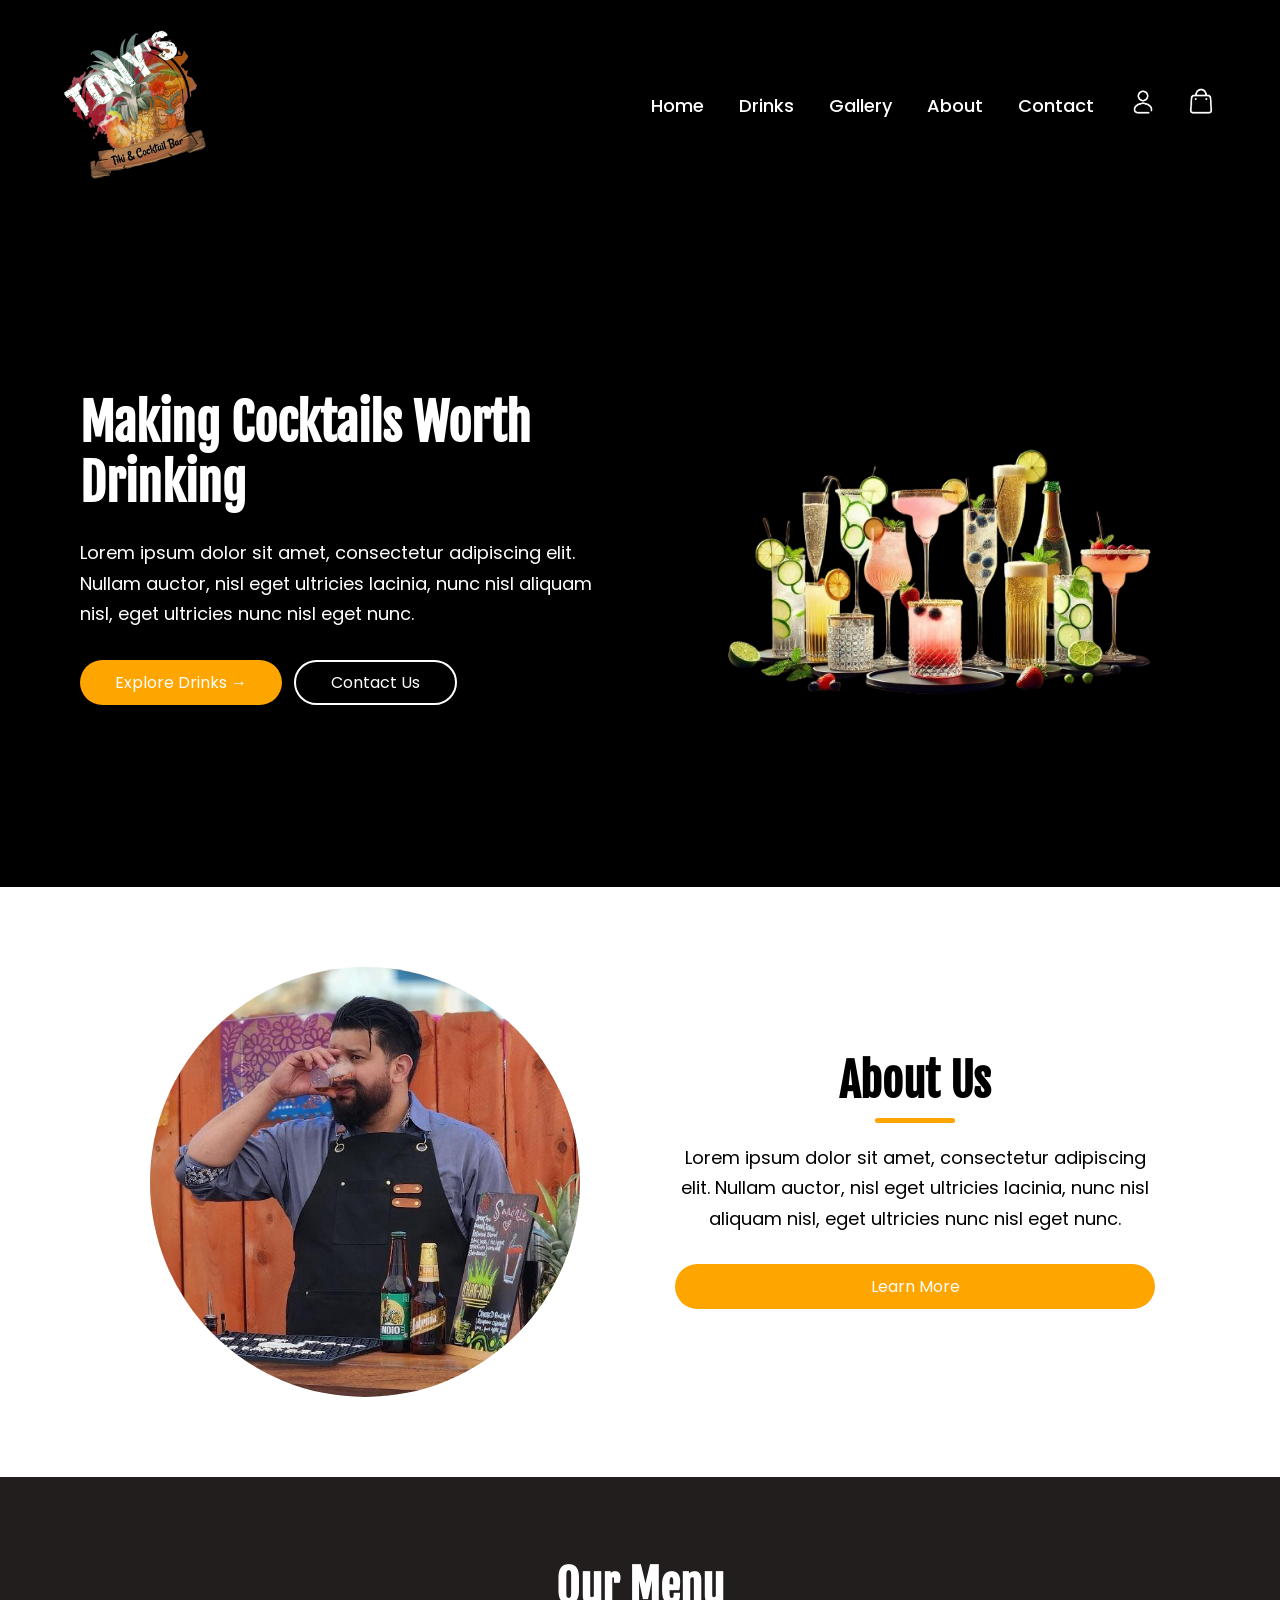
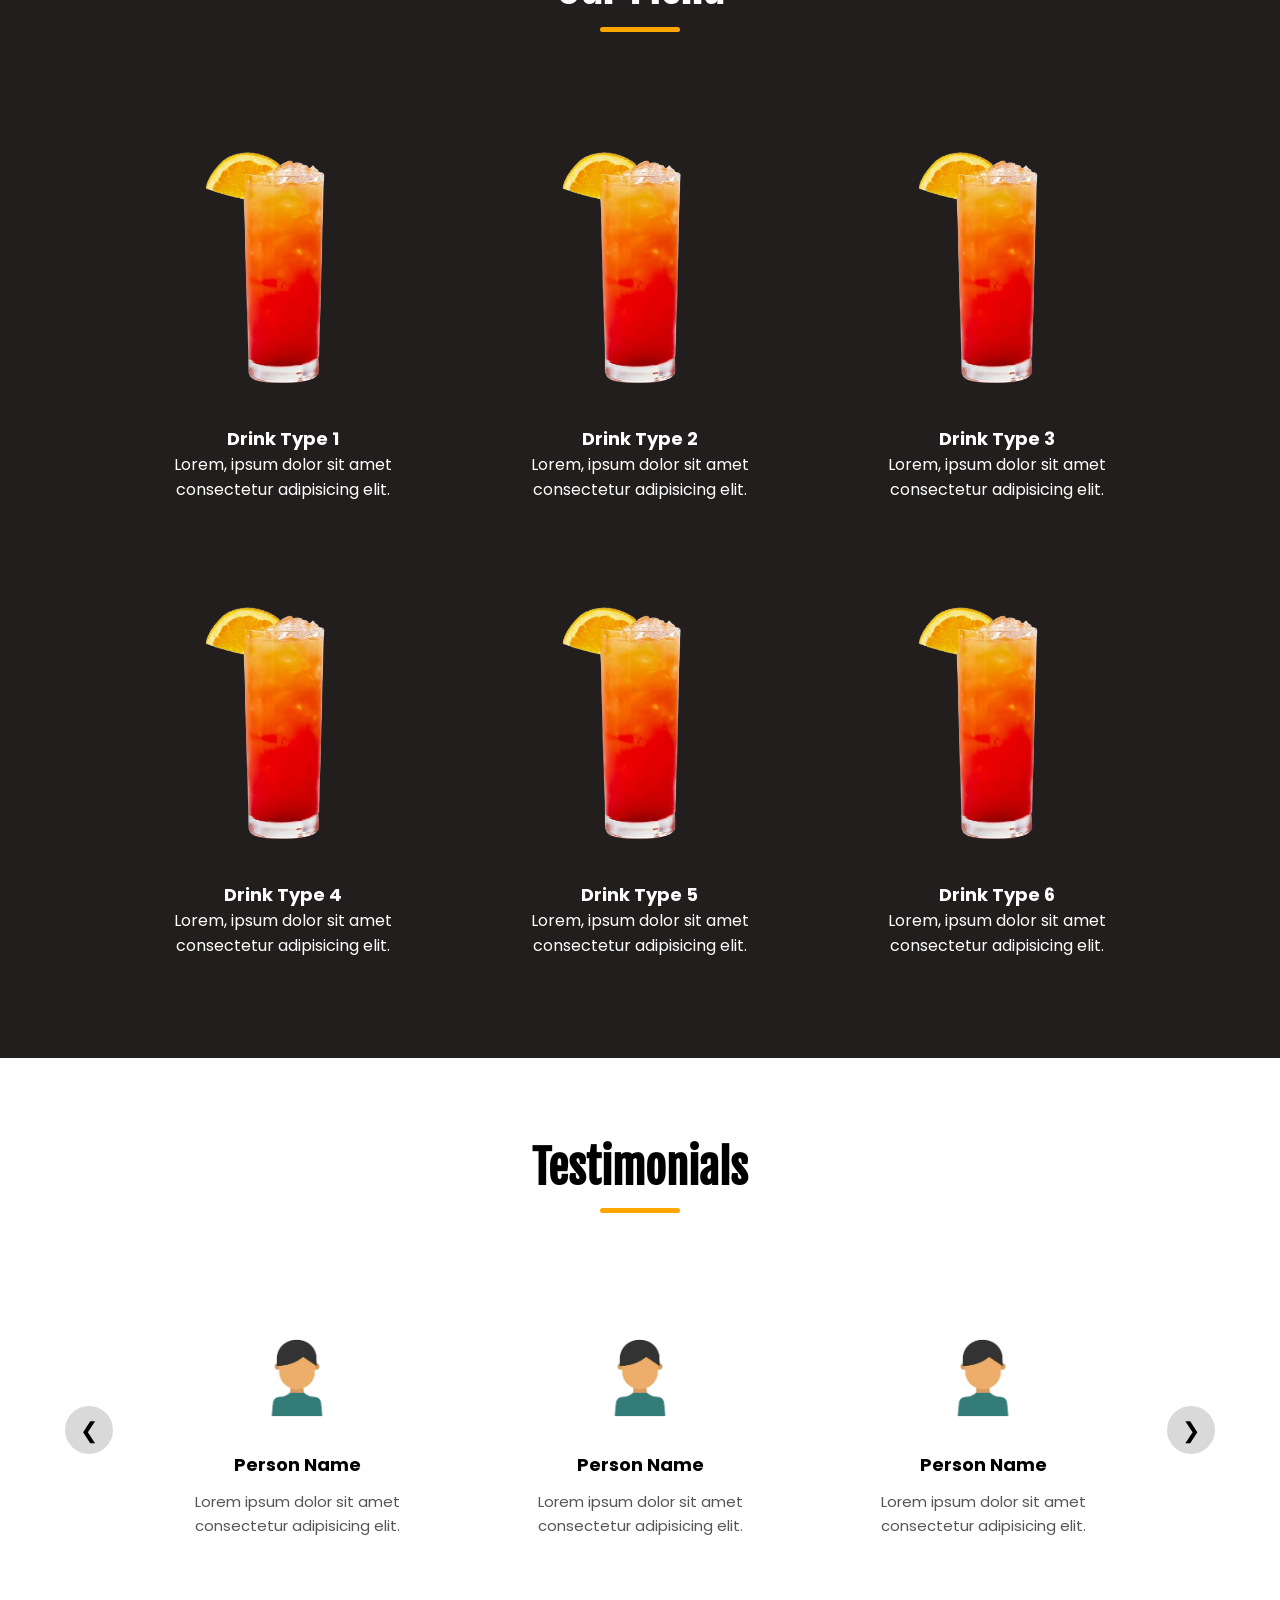
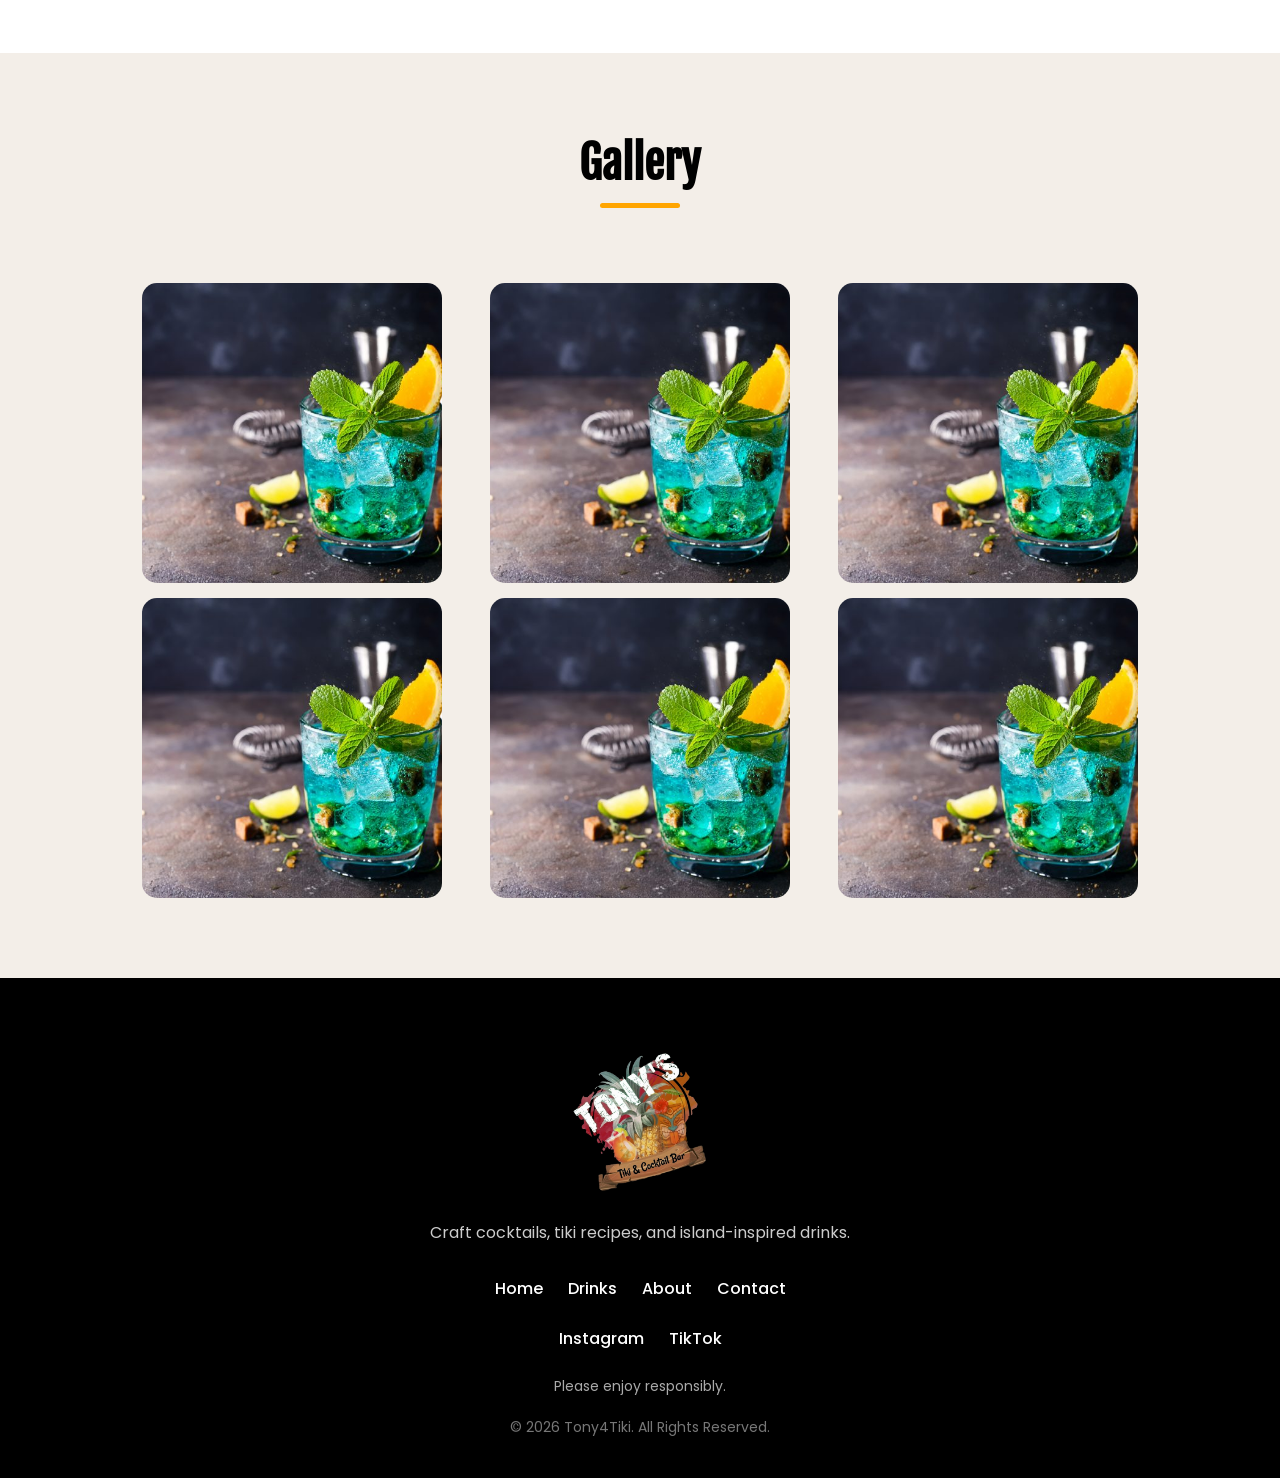
<file: index.html>
<!DOCTYPE html>
<html lang="en">
<head>
    <meta charset="UTF-8">
    <meta name="viewport" content="width=device-width, initial-scale=1.0">
    <title>Tony4Tiki | Home</title>
    <link rel="stylesheet" href="style.css">
</head>
<body>

    <!-- Header -->
    <header>
        <div class="container">
            <!-- Navigation Bar -->
            <div class="navbar">
                <div class="logo">
                    <a href="index.html"><img src="images/logo.png" width="150px"></a>
                </div>
                <nav>
                    <ul id="MenuItems">
                        <li><a href="index.html">Home</a></li>
                        <li><a href="drinks.html">Drinks</a></li>
                        <li><a href="gallery.html">Gallery</a></li>
                        <li><a href="about.html">About</a></li>
                        <li><a href="contact.html">Contact</a></li>
                    </ul>
                </nav>
                <div class="nav-icons">
                    <a href="account.html"><img src="images/profile_icon.png"></a>
                    <a href="cart.html"><img src="images/cart_icon.png"></a>
                    <img src="images/menu_icon.png" class="menu-icon" onclick="toggleMenu()">
                </div>
            </div>

            <!-- Hero Section -->
            <div class="hero">
                <div class="col-2 hero-description">
                    <h1>Making Cocktails Worth Drinking</h1>
                    <p>Lorem ipsum dolor sit amet, consectetur adipiscing elit. Nullam auctor, nisl eget ultricies lacinia, nunc nisl aliquam nisl, eget ultricies nunc nisl eget nunc.</p>
                    <div class="hero-buttons">
                        <a href="drinks.html" class="btn">Explore Drinks &#8594;</a>
                        <a href="contact.html" class="contact-btn">Contact Us</a>
                    </div>
                </div>
                <div class="col-2 hero-image">
                    <img src="images/intro.png">
                </div>
            </div>
        </div>
    </header>

    <main>
        <!-- About Section -->
        <div class="about-section">
            <div class="small-container about-container">
                <div class="col-2 about-image">
                    <img src="images/profile.jpg">
                </div>

                <div class="col-2 about-description">
                    <h2 class="title">About Us</h2>
                    <p>Lorem ipsum dolor sit amet, consectetur adipiscing elit. Nullam auctor, nisl eget ultricies lacinia, nunc nisl aliquam nisl, eget ultricies nunc nisl eget nunc.</p>
                    <a href="about.html" class="btn">Learn More</a>
                </div>
            </div>
        </div>

        <!-- Drinks Section -->
        <div class="drinks-section">
            <div class="small-container drinks-container">
                <h2 class="title">Our Menu</h2>

                <div class="drinks-grid">
                    <div class="drink-card">
                        <img src="images/drink.png">
                        <h4>Drink Type 1</h4>
                        <p>Lorem, ipsum dolor sit amet consectetur adipisicing elit.</p>
                    </div>

                    <div class="drink-card">
                        <img src="images/drink.png">
                        <h4>Drink Type 2</h4>
                        <p>Lorem, ipsum dolor sit amet consectetur adipisicing elit.</p>
                    </div>

                    <div class="drink-card">
                        <img src="images/drink.png">
                        <h4>Drink Type 3</h4>
                        <p>Lorem, ipsum dolor sit amet consectetur adipisicing elit.</p>                    
                    </div>

                    <div class="drink-card">
                        <img src="images/drink.png">
                        <h4>Drink Type 4</h4>
                        <p>Lorem, ipsum dolor sit amet consectetur adipisicing elit.</p>                    
                    </div>

                    <div class="drink-card">
                        <img src="images/drink.png">
                        <h4>Drink Type 5</h4>
                        <p>Lorem, ipsum dolor sit amet consectetur adipisicing elit.</p>                    
                    </div>

                    <div class="drink-card">
                        <img src="images/drink.png">
                        <h4>Drink Type 6</h4>
                        <p>Lorem, ipsum dolor sit amet consectetur adipisicing elit.</p>                    
                    </div>
                </div>
            </div>
        </div>

        <!-- Testimonial Section -->
        <div class="testimonial-section">
            <div class="small-container testimonial-container">
                <h2 class="title">Testimonials</h2>

                <div class="testimonial-wrapper">
                    <button class="testimonial-arrow" onclick="moveTestimonials(-1)">
                        &#10094;
                    </button>

                    <div class="testimonial-viewport">
                        <div class="testimonial-wheel" id="testimonialWheel">
                            <div class="testimonial-card">
                                <img src="images/person.jpg">
                                <h4>Person Name</h4>
                                <p>Lorem ipsum dolor sit amet consectetur adipisicing elit.</p>
                            </div>

                            <div class="testimonial-card">
                                <img src="images/person.jpg">
                                <h4>Person Name</h4>
                                <p>Lorem ipsum dolor sit amet consectetur adipisicing elit.</p>
                            </div>

                            <div class="testimonial-card">
                                <img src="images/person.jpg">
                                <h4>Person Name</h4>
                                <p>Lorem ipsum dolor sit amet consectetur adipisicing elit.</p>
                            </div>

                            <div class="testimonial-card">
                                <img src="images/person.jpg">
                                <h4>Person Name</h4>
                                <p>Lorem ipsum dolor sit amet consectetur adipisicing elit.</p>
                            </div>

                            <div class="testimonial-card">
                                <img src="images/person.jpg">
                                <h4>Person Name</h4>
                                <p>Lorem ipsum dolor sit amet consectetur adipisicing elit.</p>
                            </div>
                        </div>
                    </div>

                    <button class="testimonial-arrow" onclick="moveTestimonials(1)">
                        &#10095;
                    </button>
                </div>
            </div>
        </div>

        <!-- Gallery -->
        <div class="gallery-section">
            <div class="small-container gallery-container">
                <h2 class="title">Gallery</h2>

                <div class="gallery-grid">
                    <div class="gallery-card">
                        <img src="images/gallery.jpg">
                    </div>

                    <div class="gallery-card">
                        <img src="images/gallery.jpg">
                    </div>

                    <div class="gallery-card">
                        <img src="images/gallery.jpg">
                    </div>

                    <div class="gallery-card">
                        <img src="images/gallery.jpg">
                    </div>

                    <div class="gallery-card">
                        <img src="images/gallery.jpg">
                    </div>

                    <div class="gallery-card">
                        <img src="images/gallery.jpg">
                    </div>
                </div>
            </div>
        </div>
    </main>

    <!-- Footer -->
    <footer>
        <div class="small-container">

            <div class="footer-logo">
                <img src="images/logo.png" alt="Tony4Tiki Logo">
            </div>

            <p class="footer-description">
                Craft cocktails, tiki recipes, and island-inspired drinks.
            </p>

            <div class="footer-links">
                <a href="index.html">Home</a>
                <a href="drinks.html">Drinks</a>
                <a href="about.html">About</a>
                <a href="contact.html">Contact</a>
            </div>

            <div class="footer-socials">
                <a href="https://www.instagram.com/tony4tiki">Instagram</a>
                <a href="https://www.tiktok.com/@tony4tiki">TikTok</a>
            </div>

            <p class="footer-responsibility">
                Please enjoy responsibly.
            </p>

            <p class="footer-copyright">
                © 2026 Tony4Tiki. All Rights Reserved.
            </p>

        </div>
    </footer>
</body>
</html>

<!-- JavaScript -->
<script src="script.js"></script>
</file>
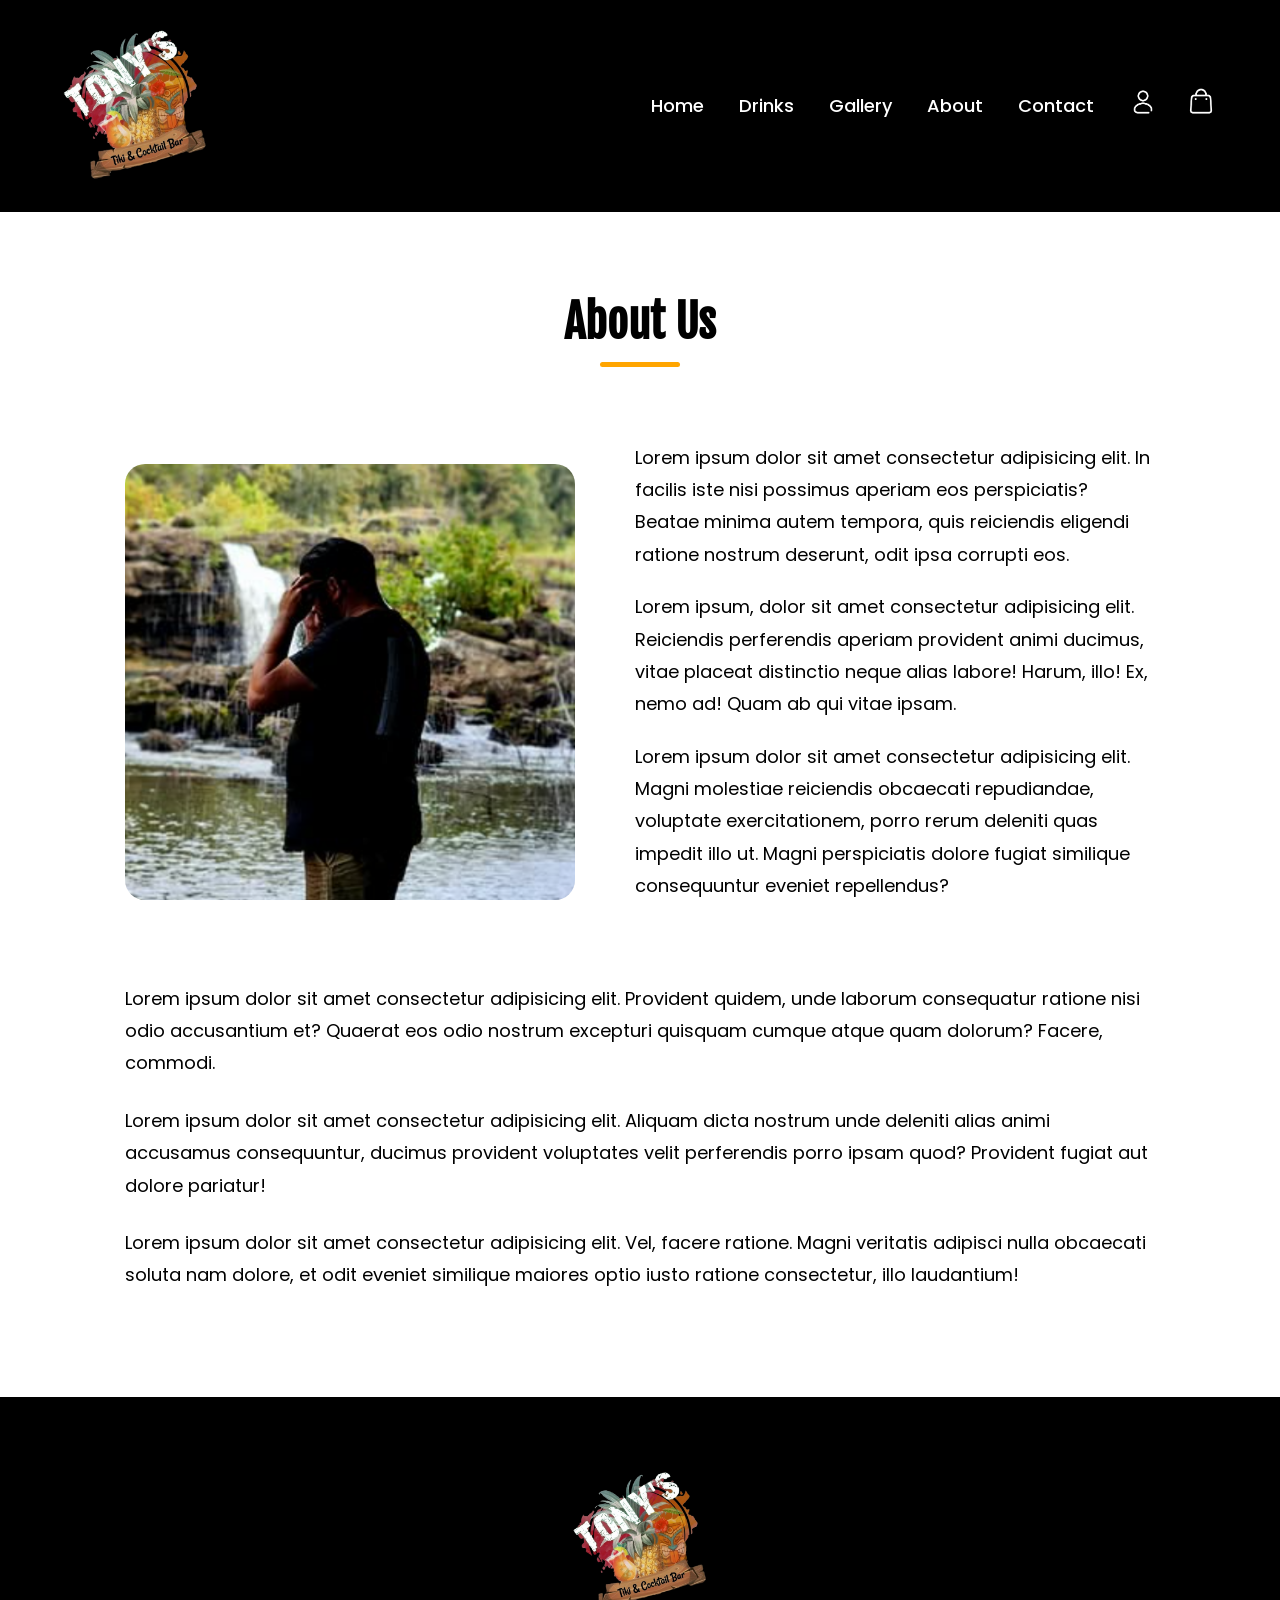
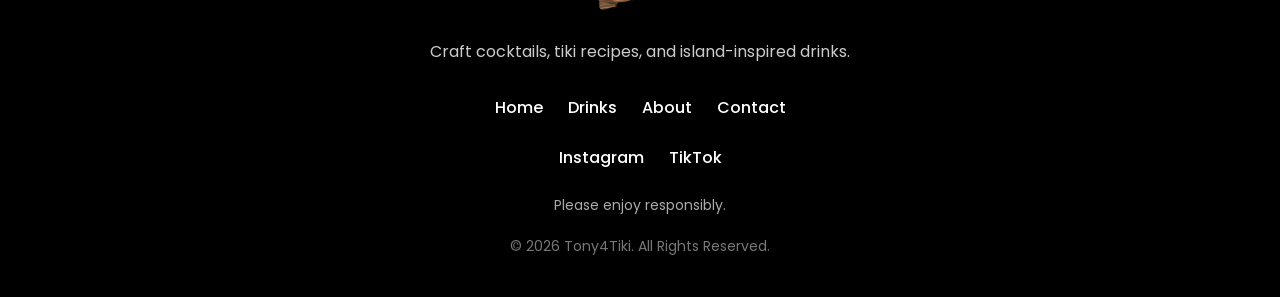
<file: about.html>
<!DOCTYPE html>
<html lang="en">
<head>
    <meta charset="UTF-8">
    <meta name="viewport" content="width=device-width, initial-scale=1.0">
    <title>Tony4Tiki | About Us</title>
    <link rel="stylesheet" href="style.css">
</head>
<body>

    <!-- Header -->
    <header>
        <div class="container">
            <!-- Navigation Bar -->
            <div class="navbar">
                <div class="logo">
                    <a href="index.html"><img src="images/logo.png" width="150px"></a>
                </div>
                <nav>
                    <ul id="MenuItems">
                        <li><a href="index.html">Home</a></li>
                        <li><a href="drinks.html">Drinks</a></li>
                        <li><a href="gallery.html">Gallery</a></li>
                        <li><a href="about.html">About</a></li>
                        <li><a href="contact.html">Contact</a></li>
                    </ul>
                </nav>
                <div class="nav-icons">
                    <a href="account.html"><img src="images/profile_icon.png"></a>
                    <a href="cart.html"><img src="images/cart_icon.png"></a>
                    <img src="images/menu_icon.png" class="menu-icon" onclick="toggleMenu()">
                </div>
            </div>
        </div>
    </header>

    <main>
        <!-- About Page -->
        <div class="about-page">
            <div class="small-container">
            <h2 class="title">About Us</h2>

            <div class="about-page-content">

                <div class="about-page-image">
                    <img src="images/about.png">
                </div>

                <div class="about-page-text">
                    <p>Lorem ipsum dolor sit amet consectetur adipisicing elit. In facilis iste nisi possimus aperiam eos perspiciatis? Beatae minima autem tempora, quis reiciendis eligendi ratione nostrum deserunt, odit ipsa corrupti eos.</p>
                    <p>Lorem ipsum, dolor sit amet consectetur adipisicing elit. Reiciendis perferendis aperiam provident animi ducimus, vitae placeat distinctio neque alias labore! Harum, illo! Ex, nemo ad! Quam ab qui vitae ipsam.</p>
                    <p>Lorem ipsum dolor sit amet consectetur adipisicing elit. Magni molestiae reiciendis obcaecati repudiandae, voluptate exercitationem, porro rerum deleniti quas impedit illo ut. Magni perspiciatis dolore fugiat similique consequuntur eveniet repellendus?</p>
                </div>

            </div>

            <div class="about-page-full">
                <p>Lorem ipsum dolor sit amet consectetur adipisicing elit. Provident quidem, unde laborum consequatur ratione nisi odio accusantium et? Quaerat eos odio nostrum excepturi quisquam cumque atque quam dolorum? Facere, commodi.</p>
                <p>Lorem ipsum dolor sit amet consectetur adipisicing elit. Aliquam dicta nostrum unde deleniti alias animi accusamus consequuntur, ducimus provident voluptates velit perferendis porro ipsam quod? Provident fugiat aut dolore pariatur!</p>
                <p>Lorem ipsum dolor sit amet consectetur adipisicing elit. Vel, facere ratione. Magni veritatis adipisci nulla obcaecati soluta nam dolore, et odit eveniet similique maiores optio iusto ratione consectetur, illo laudantium!</p>
            </div>
        </div>
    </main>

    <!-- Footer -->
    <footer>
        <div class="small-container">

            <div class="footer-logo">
                <img src="images/logo.png" alt="Tony4Tiki Logo">
            </div>

            <p class="footer-description">
                Craft cocktails, tiki recipes, and island-inspired drinks.
            </p>

            <div class="footer-links">
                <a href="index.html">Home</a>
                <a href="drinks.html">Drinks</a>
                <a href="about.html">About</a>
                <a href="contact.html">Contact</a>
            </div>

            <div class="footer-socials">
                <a href="https://www.instagram.com/tony4tiki">Instagram</a>
                <a href="https://www.tiktok.com/@tony4tiki">TikTok</a>
            </div>

            <p class="footer-responsibility">
                Please enjoy responsibly.
            </p>

            <p class="footer-copyright">
                © 2026 Tony4Tiki. All Rights Reserved.
            </p>

        </div>
    </footer>
</body>
</html>

<!-- JavaScript -->
<script src="script.js"></script>
</file>
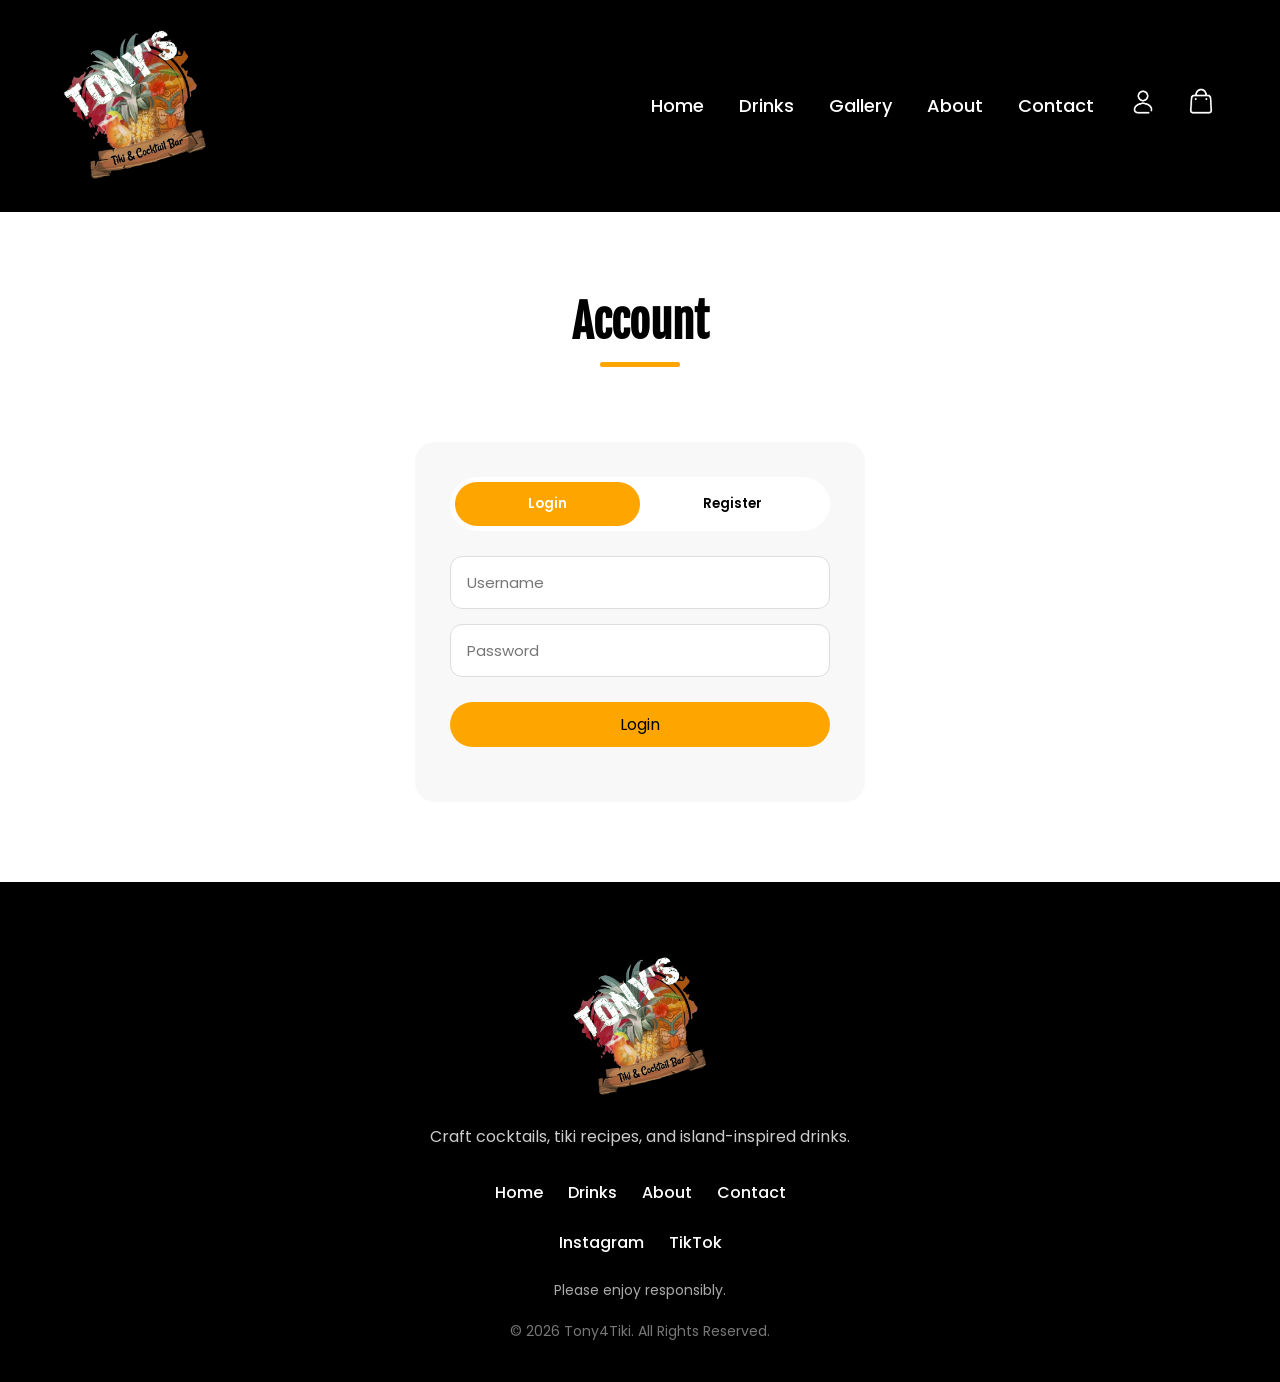
<file: account.html>
<!DOCTYPE html>
<html lang="en">
<head>
    <meta charset="UTF-8">
    <meta name="viewport" content="width=device-width, initial-scale=1.0">
    <title>Tony4Tiki | Login</title>
    <link rel="stylesheet" href="style.css">
</head>
<body>

    <!-- Header -->
    <header>
        <div class="container">
            <!-- Navigation Bar -->
            <div class="navbar">
                <div class="logo">
                    <a href="index.html"><img src="images/logo.png" width="150px"></a>
                </div>
                <nav>
                    <ul id="MenuItems">
                        <li><a href="index.html">Home</a></li>
                        <li><a href="drinks.html">Drinks</a></li>
                        <li><a href="gallery.html">Gallery</a></li>
                        <li><a href="about.html">About</a></li>
                        <li><a href="contact.html">Contact</a></li>
                    </ul>
                </nav>
                <div class="nav-icons">
                    <a href="account.html"><img src="images/profile_icon.png"></a>
                    <a href="cart.html"><img src="images/cart_icon.png"></a>
                    <img src="images/menu_icon.png" class="menu-icon" onclick="toggleMenu()">
                </div>
            </div>
        </div>
    </header>

    <main>
        <div class="account-page">
            <div class="small-container">
                <h2 class="title">Account</h2>

                <div class="account-box">

                    <div class="form-toggle">
                        <div class="toggle-slider" id="toggleSlider"></div>
                        <button
                            id="loginToggle"
                            class="active"
                            onclick="showLogin()">
                            Login
                        </button>
                        <button
                            id="registerToggle"
                            onclick="showRegister()">
                            Register
                        </button>
                    </div>

                    <form id="loginForm" class="account-form" onsubmit="loginUser(event)">
                        <input type="text" id="loginUsername" placeholder="Username" required>
                        <input type="password" id="loginPassword" placeholder="Password" required>

                        <button type="submit" class="btn account-btn">Login</button>
                    </form>

                    <form id="registerForm" class="account-form hidden" onsubmit="registerUser(event)">
                        <input type="text" id="registerUsername" placeholder="Username" required>
                        <input type="email" id="registerEmail" placeholder="Email Address" required>
                        <input type="password" id="registerPassword" placeholder="Password" required>

                        <button type="submit" class="btn account-btn">Register</button>
                    </form>

                    <div id="accountMessage"></div>

                </div>
            </div>
        </div>
    </main>

    <!-- Footer -->
    <footer>
        <div class="small-container">

            <div class="footer-logo">
                <img src="images/logo.png" alt="Tony4Tiki Logo">
            </div>

            <p class="footer-description">
                Craft cocktails, tiki recipes, and island-inspired drinks.
            </p>

            <div class="footer-links">
                <a href="index.html">Home</a>
                <a href="drinks.html">Drinks</a>
                <a href="about.html">About</a>
                <a href="contact.html">Contact</a>
            </div>

            <div class="footer-socials">
                <a href="https://www.instagram.com/tony4tiki">Instagram</a>
                <a href="https://www.tiktok.com/@tony4tiki">TikTok</a>
            </div>

            <p class="footer-responsibility">
                Please enjoy responsibly.
            </p>

            <p class="footer-copyright">
                © 2026 Tony4Tiki. All Rights Reserved.
            </p>

        </div>
    </footer>
</body>
</html>

<!-- JavaScript -->
<script src="script.js"></script>
</file>
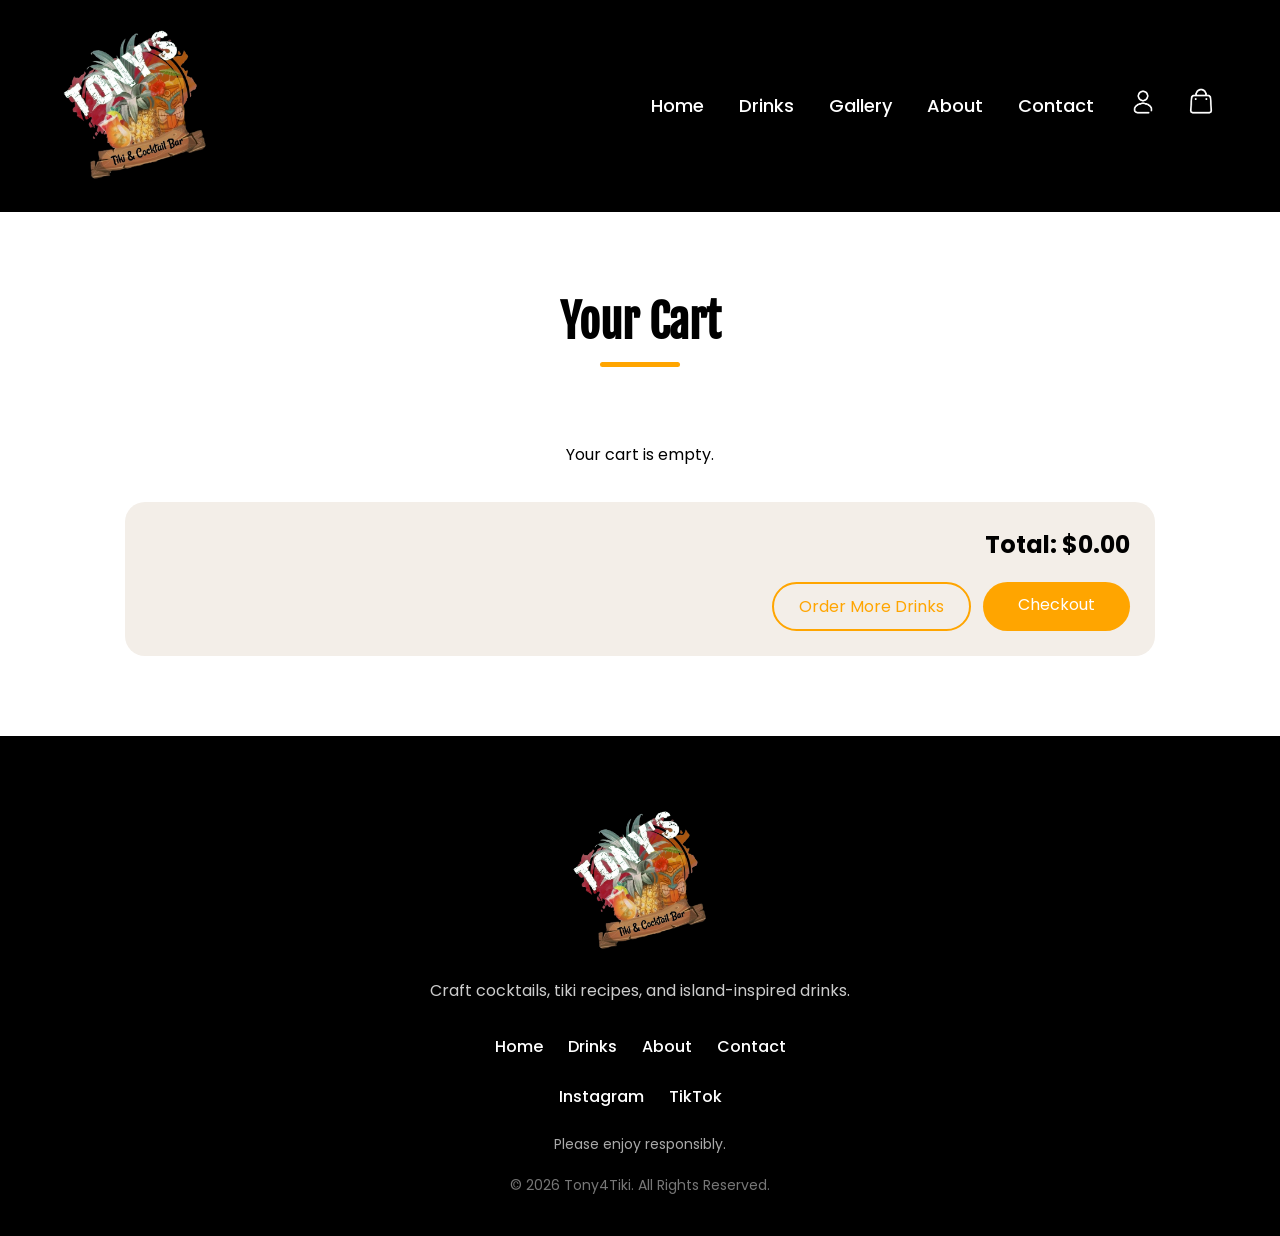
<file: cart.html>
<!DOCTYPE html>
<html lang="en">
<head>
    <meta charset="UTF-8">
    <meta name="viewport" content="width=device-width, initial-scale=1.0">
    <title>Tony4Tiki | Your Cart</title>
    <link rel="stylesheet" href="style.css">
</head>
<body>

    <!-- Header -->
    <header>
        <div class="container">
            <!-- Navigation Bar -->
            <div class="navbar">
                <div class="logo">
                    <a href="index.html"><img src="images/logo.png" width="150px"></a>
                </div>
                <nav>
                    <ul id="MenuItems">
                        <li><a href="index.html">Home</a></li>
                        <li><a href="drinks.html">Drinks</a></li>
                        <li><a href="gallery.html">Gallery</a></li>
                        <li><a href="about.html">About</a></li>
                        <li><a href="contact.html">Contact</a></li>
                    </ul>
                </nav>
                <div class="nav-icons">
                    <a href="account.html"><img src="images/profile_icon.png"></a>
                    <a href="cart.html"><img src="images/cart_icon.png"></a>
                    <img src="images/menu_icon.png" class="menu-icon" onclick="toggleMenu()">
                </div>
            </div>
        </div>
    </header>

    <main>
        <div class="cart-page">
            <div class="small-container">
                <h2 class="title">Your Cart</h2>

                <div class="cart-container" id="cartContainer"></div>

                <div class="cart-summary">
                    <h3>Total: <span id="cartTotal">$0.00</span></h3>

                    <div class="cart-buttons">
                        <a href="drinks.html" class="continue-btn">
                            Order More Drinks
                        </a>

                        <a href="checkout.html" class="btn checkout-btn">
                            Checkout
                        </a>
                    </div>
                </div>
            </div>
        </div>
    </main>

    <!-- Footer -->
    <footer>
        <div class="small-container">

            <div class="footer-logo">
                <img src="images/logo.png" alt="Tony4Tiki Logo">
            </div>

            <p class="footer-description">
                Craft cocktails, tiki recipes, and island-inspired drinks.
            </p>

            <div class="footer-links">
                <a href="index.html">Home</a>
                <a href="drinks.html">Drinks</a>
                <a href="about.html">About</a>
                <a href="contact.html">Contact</a>
            </div>

            <div class="footer-socials">
                <a href="https://www.instagram.com/tony4tiki">Instagram</a>
                <a href="https://www.tiktok.com/@tony4tiki">TikTok</a>
            </div>

            <p class="footer-responsibility">
                Please enjoy responsibly.
            </p>

            <p class="footer-copyright">
                © 2026 Tony4Tiki. All Rights Reserved.
            </p>

        </div>
    </footer>
</body>
</html>

<!-- JavaScript -->
<script src="script.js"></script>
</file>
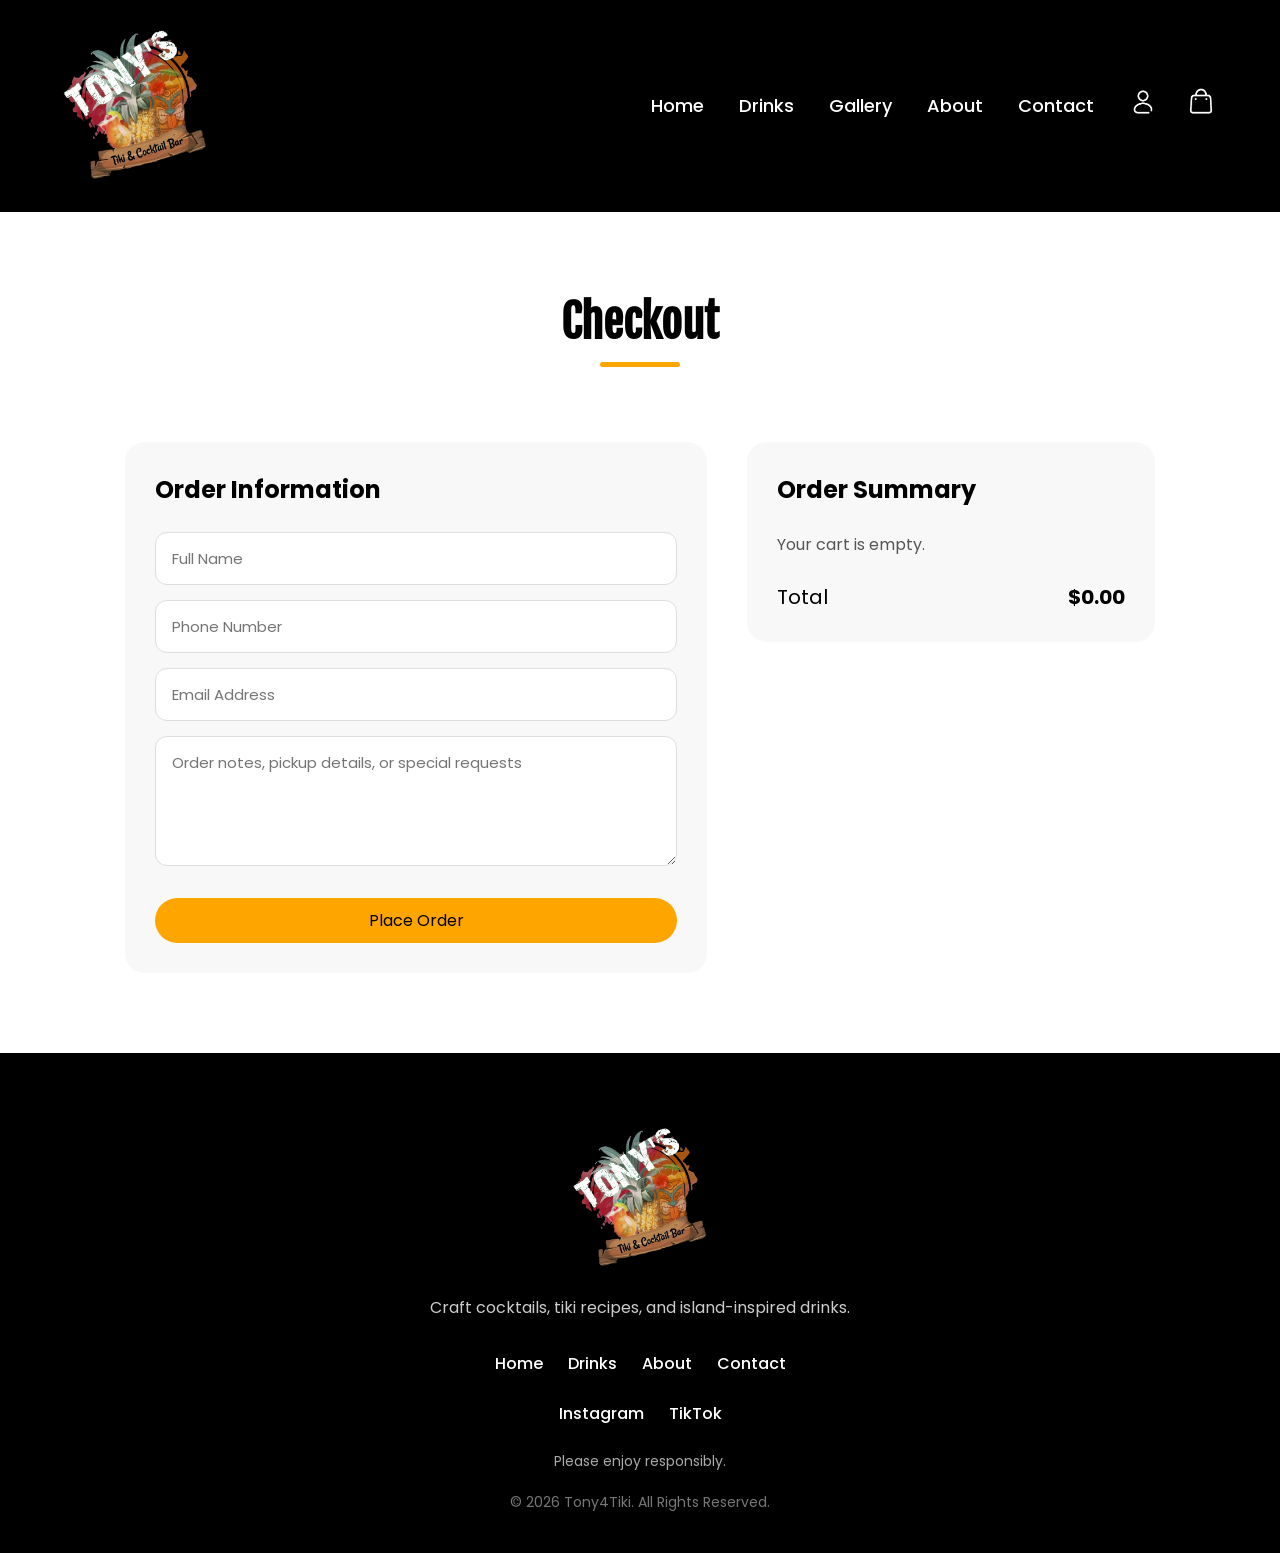
<file: checkout.html>
<!DOCTYPE html>
<html lang="en">
<head>
    <meta charset="UTF-8">
    <meta name="viewport" content="width=device-width, initial-scale=1.0">
    <title>Tony4Tiki | Checkout</title>
    <link rel="stylesheet" href="style.css">
</head>
<body>

    <!-- Header -->
    <header>
        <div class="container">
            <!-- Navigation Bar -->
            <div class="navbar">
                <div class="logo">
                    <a href="index.html"><img src="images/logo.png" width="150px"></a>
                </div>
                <nav>
                    <ul id="MenuItems">
                        <li><a href="index.html">Home</a></li>
                        <li><a href="drinks.html">Drinks</a></li>
                        <li><a href="gallery.html">Gallery</a></li>
                        <li><a href="about.html">About</a></li>
                        <li><a href="contact.html">Contact</a></li>
                    </ul>
                </nav>
                <div class="nav-icons">
                    <a href="account.html"><img src="images/profile_icon.png"></a>
                    <a href="cart.html"><img src="images/cart_icon.png"></a>
                    <img src="images/menu_icon.png" class="menu-icon" onclick="toggleMenu()">
                </div>
            </div>
        </div>
    </header>

    <main>
        <div class="checkout-page">
            <div class="small-container">
                <h2 class="title">Checkout</h2>

                <div class="checkout-container">

                    <form class="checkout-form" onsubmit="placeOrder(event)">
                        <h3>Order Information</h3>

                        <input type="text" id="customerName" placeholder="Full Name" required>
                        <input type="tel" id="customerPhone" placeholder="Phone Number" required>
                        <input type="email" id="customerEmail" placeholder="Email Address" required>

                        <textarea id="orderNotes" placeholder="Order notes, pickup details, or special requests"></textarea>

                        <button type="submit" class="btn checkout-submit">
                            Place Order
                        </button>
                    </form>

                    <div class="checkout-summary">
                        <h3>Order Summary</h3>

                        <div id="checkoutItems"></div>

                        <div class="checkout-total">
                            <span>Total</span>
                            <strong id="checkoutTotal">$0.00</strong>
                        </div>
                    </div>

                </div>
            </div>
        </div>
    </main>

    <!-- Footer -->
    <footer>
        <div class="small-container">

            <div class="footer-logo">
                <img src="images/logo.png" alt="Tony4Tiki Logo">
            </div>

            <p class="footer-description">
                Craft cocktails, tiki recipes, and island-inspired drinks.
            </p>

            <div class="footer-links">
                <a href="index.html">Home</a>
                <a href="drinks.html">Drinks</a>
                <a href="about.html">About</a>
                <a href="contact.html">Contact</a>
            </div>

            <div class="footer-socials">
                <a href="https://www.instagram.com/tony4tiki">Instagram</a>
                <a href="https://www.tiktok.com/@tony4tiki">TikTok</a>
            </div>

            <p class="footer-responsibility">
                Please enjoy responsibly.
            </p>

            <p class="footer-copyright">
                © 2026 Tony4Tiki. All Rights Reserved.
            </p>

        </div>
    </footer>
</body>
</html>

<!-- JavaScript -->
<script src="script.js"></script>
</file>
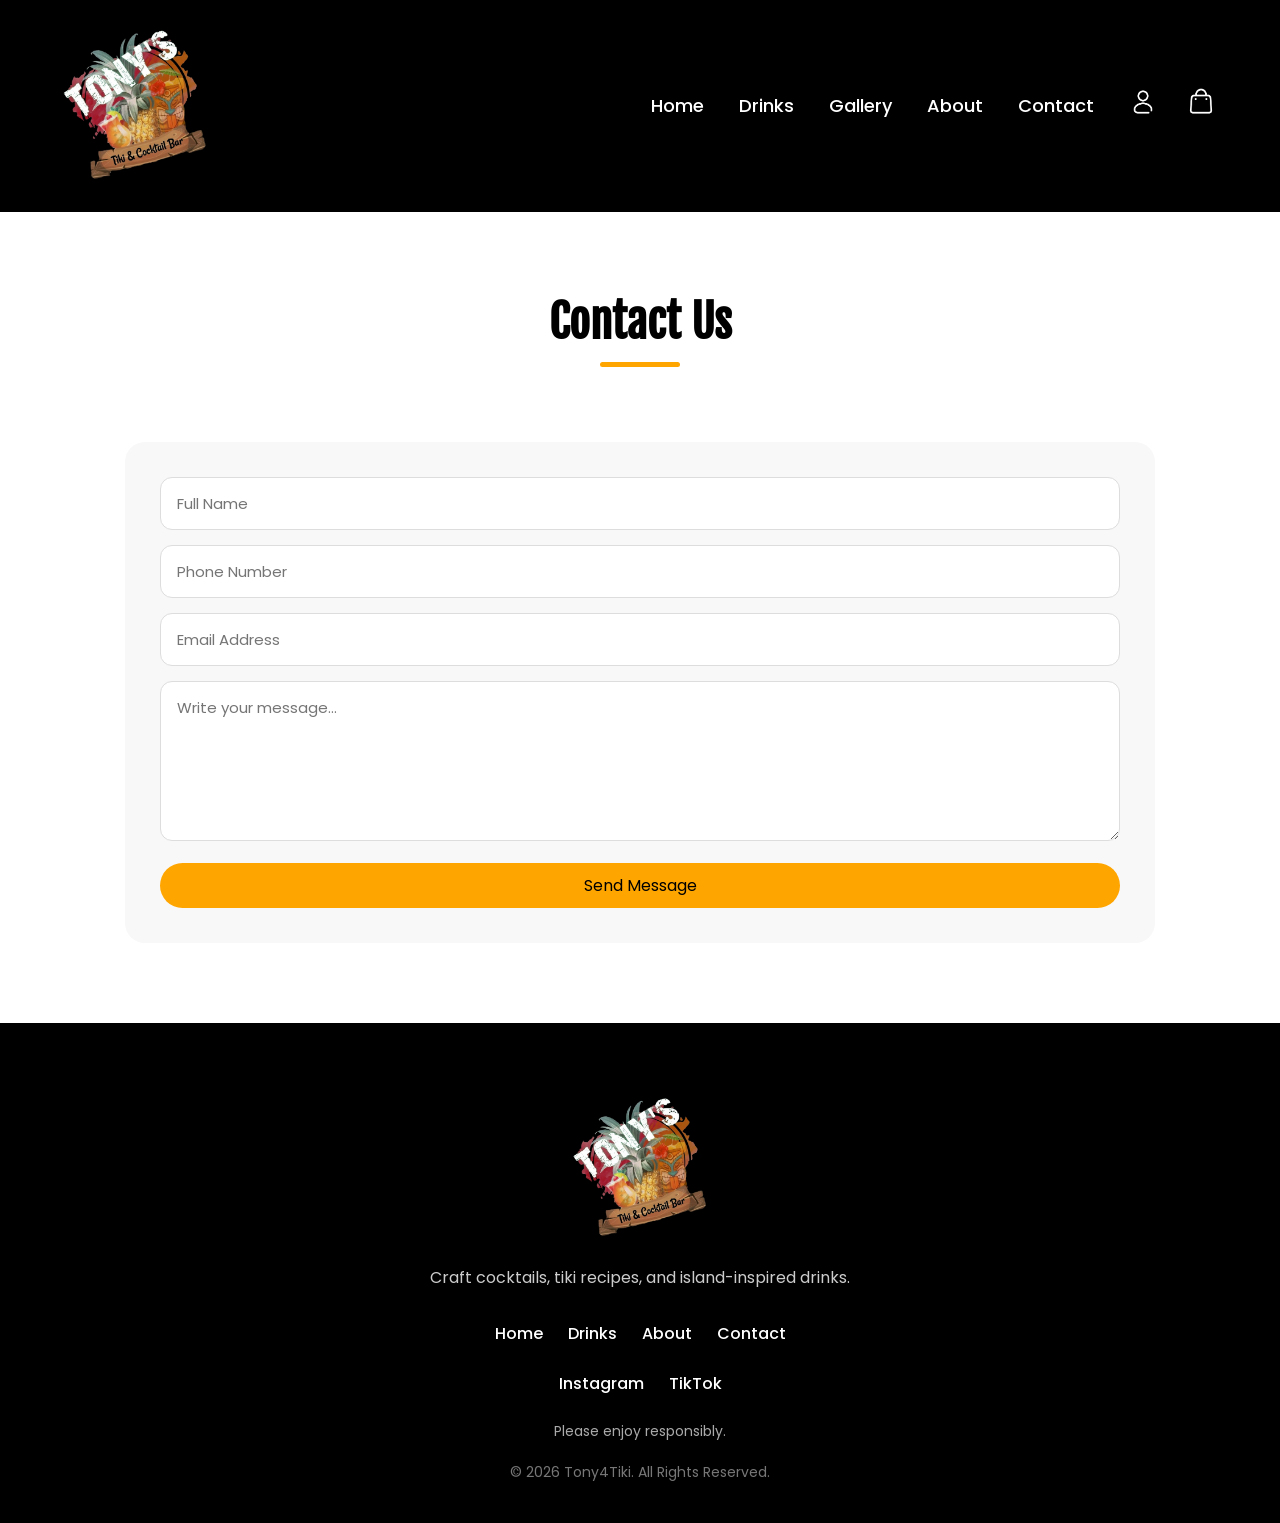
<file: contact.html>
<!DOCTYPE html>
<html lang="en">
<head>
    <meta charset="UTF-8">
    <meta name="viewport" content="width=device-width, initial-scale=1.0">
    <title>Tony4Tiki | Contact Us</title>
    <link rel="stylesheet" href="style.css">
</head>
<body>

    <!-- Header -->
    <header>
        <div class="container">
            <!-- Navigation Bar -->
            <div class="navbar">
                <div class="logo">
                    <a href="index.html"><img src="images/logo.png" width="150px"></a>
                </div>
                <nav>
                    <ul id="MenuItems">
                        <li><a href="index.html">Home</a></li>
                        <li><a href="drinks.html">Drinks</a></li>
                        <li><a href="gallery.html">Gallery</a></li>
                        <li><a href="about.html">About</a></li>
                        <li><a href="contact.html">Contact</a></li>
                    </ul>
                </nav>
                <div class="nav-icons">
                    <a href="account.html"><img src="images/profile_icon.png"></a>
                    <a href="cart.html"><img src="images/cart_icon.png"></a>
                    <img src="images/menu_icon.png" class="menu-icon" onclick="toggleMenu()">
                </div>
            </div>
        </div>
    </header>

    <main>
        <div class="contact-page">
            <div class="small-container">
                <h2 class="title">Contact Us</h2>

                <div class="contact-container">

                    <form class="contact-form" onsubmit="sendContactMessage(event)">
                        <input type="text" id="contactName" placeholder="Full Name" required>
                        <input type="tel" id="contactPhone" placeholder="Phone Number" required>
                        <input type="text" id="contactAddress" placeholder="Email Address" required>

                        <textarea id="contactMessage" placeholder="Write your message..." required></textarea>

                        <button type="submit" class="btn contact-submit">
                            Send Message
                        </button>
                    </form>
                </div>
            </div>
        </div>
    </main>

    <!-- Footer -->
    <footer>
        <div class="small-container">

            <div class="footer-logo">
                <img src="images/logo.png" alt="Tony4Tiki Logo">
            </div>

            <p class="footer-description">
                Craft cocktails, tiki recipes, and island-inspired drinks.
            </p>

            <div class="footer-links">
                <a href="index.html">Home</a>
                <a href="drinks.html">Drinks</a>
                <a href="about.html">About</a>
                <a href="contact.html">Contact</a>
            </div>

            <div class="footer-socials">
                <a href="https://www.instagram.com/tony4tiki">Instagram</a>
                <a href="https://www.tiktok.com/@tony4tiki">TikTok</a>
            </div>

            <p class="footer-responsibility">
                Please enjoy responsibly.
            </p>

            <p class="footer-copyright">
                © 2026 Tony4Tiki. All Rights Reserved.
            </p>

        </div>
    </footer>
</body>
</html>

<!-- JavaScript -->
<script src="script.js"></script>
</file>
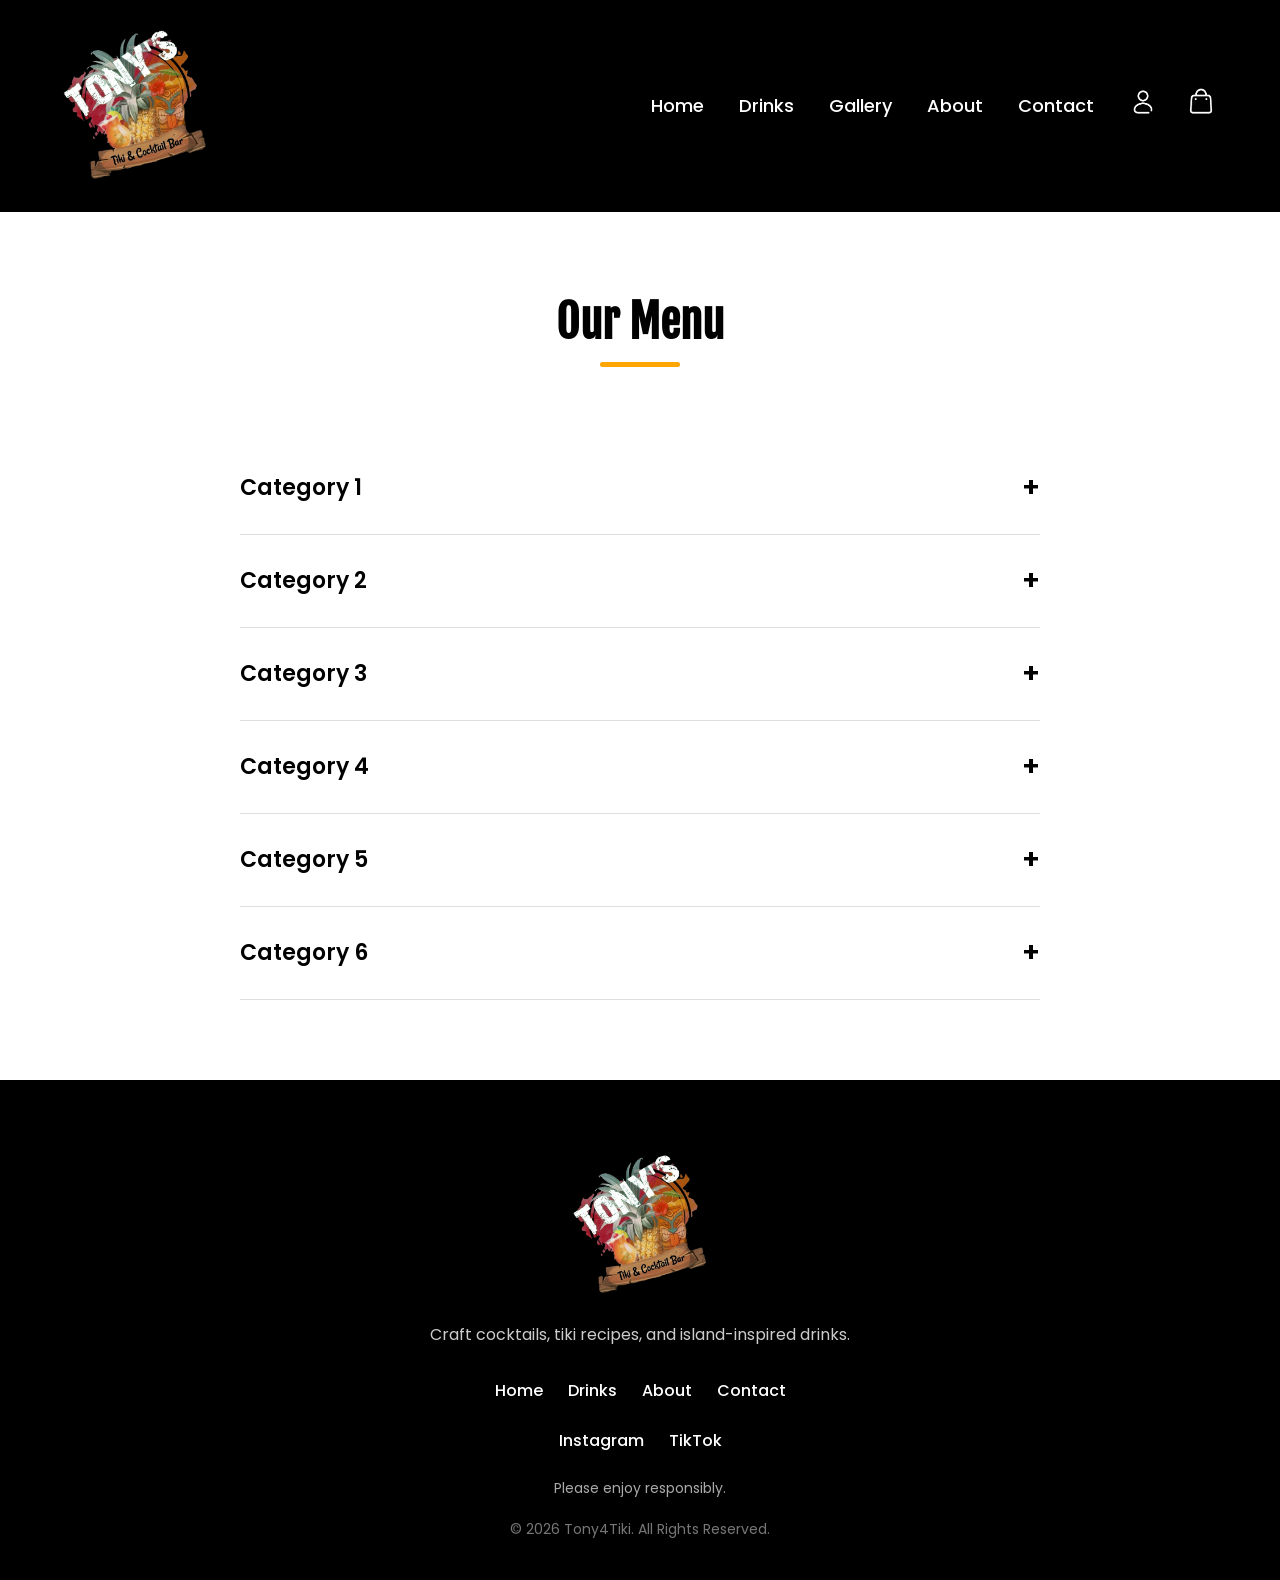
<file: drinks.html>
<!DOCTYPE html>
<html lang="en">
<head>
    <meta charset="UTF-8">
    <meta name="viewport" content="width=device-width, initial-scale=1.0">
    <title>Tony4Tiki | Our Drinks</title>
    <link rel="stylesheet" href="style.css">
</head>
<body>

    <!-- Header -->
    <header>
        <div class="container">
            <!-- Navigation Bar -->
            <div class="navbar">
                <div class="logo">
                    <a href="index.html"><img src="images/logo.png" width="150px"></a>
                </div>
                <nav>
                    <ul id="MenuItems">
                        <li><a href="index.html">Home</a></li>
                        <li><a href="drinks.html">Drinks</a></li>
                        <li><a href="gallery.html">Gallery</a></li>
                        <li><a href="about.html">About</a></li>
                        <li><a href="contact.html">Contact</a></li>
                    </ul>
                </nav>
                <div class="nav-icons">
                    <a href="account.html"><img src="images/profile_icon.png"></a>
                    <a href="cart.html"><img src="images/cart_icon.png"></a>
                    <img src="images/menu_icon.png" class="menu-icon" onclick="toggleMenu()">
                </div>
            </div>
        </div>
    </header>

    <main>
        <!-- Drinks Page -->
        <div class="drinks-page">
            <div class="small-container drinks-container">
                <h2 class="title">Our Menu</h2>

                <div class="menu-accordion">

                    <div class="menu-category">
                        <button class="menu-question" onclick="toggleMenuCategory(this)">
                            Category 1 <span>+</span>
                        </button>
                        <div class="menu-items">
                            <div class="menu-item">
                                <a href="singleproduct.html">
                                    <img src="images/drink.png" alt="drink">

                                    <div class="menu-item-info">
                                        <div class="menu-item-top">
                                            <h4>Drink Name</h4>
                                            <span>$0.00</span>
                                        </div>
                                        <p>Lorem ipsum, dolor sit amet consectetur adipisicing elit.</p>
                                    </div>
                                </a>
                            </div>
                            <div class="menu-item">
                                <a href="singleproduct.html">
                                    <img src="images/drink.png" alt="drink">

                                    <div class="menu-item-info">
                                        <div class="menu-item-top">
                                            <h4>Drink Name</h4>
                                            <span>$0.00</span>
                                        </div>
                                        <p>Lorem ipsum, dolor sit amet consectetur adipisicing elit.</p>
                                    </div>
                                </a>
                            </div>
                            <div class="menu-item">
                                <a href="singleproduct.html">
                                    <img src="images/drink.png" alt="drink">

                                    <div class="menu-item-info">
                                        <div class="menu-item-top">
                                            <h4>Drink Name</h4>
                                            <span>$0.00</span>
                                        </div>
                                        <p>Lorem ipsum, dolor sit amet consectetur adipisicing elit.</p>
                                    </div>
                                </a>
                            </div>
                        </div>
                    </div>

                    <div class="menu-category">
                        <button class="menu-question" onclick="toggleMenuCategory(this)">
                            Category 2 <span>+</span>
                        </button>
                        <div class="menu-items">
                            <div class="menu-item">
                                <a href="singleproduct.html">
                                    <img src="images/drink.png" alt="drink">

                                    <div class="menu-item-info">
                                        <div class="menu-item-top">
                                            <h4>Drink Name</h4>
                                            <span>$0.00</span>
                                        </div>
                                        <p>Lorem ipsum, dolor sit amet consectetur adipisicing elit.</p>
                                    </div>
                                </a>
                            </div>
                            <div class="menu-item">
                                <a href="singleproduct.html">
                                    <img src="images/drink.png" alt="drink">

                                    <div class="menu-item-info">
                                        <div class="menu-item-top">
                                            <h4>Drink Name</h4>
                                            <span>$0.00</span>
                                        </div>
                                        <p>Lorem ipsum, dolor sit amet consectetur adipisicing elit.</p>
                                    </div>
                                </a>
                            </div>
                            <div class="menu-item">
                                <a href="singleproduct.html">
                                    <img src="images/drink.png" alt="drink">

                                    <div class="menu-item-info">
                                        <div class="menu-item-top">
                                            <h4>Drink Name</h4>
                                            <span>$0.00</span>
                                        </div>
                                        <p>Lorem ipsum, dolor sit amet consectetur adipisicing elit.</p>
                                    </div>
                                </a>
                            </div>
                        </div>
                    </div>

                    <div class="menu-category">
                        <button class="menu-question" onclick="toggleMenuCategory(this)">
                            Category 3 <span>+</span>
                        </button>
                        <div class="menu-items">
                            <div class="menu-item">
                                <a href="singleproduct.html">
                                    <img src="images/drink.png" alt="drink">

                                    <div class="menu-item-info">
                                        <div class="menu-item-top">
                                            <h4>Drink Name</h4>
                                            <span>$0.00</span>
                                        </div>
                                        <p>Lorem ipsum, dolor sit amet consectetur adipisicing elit.</p>
                                    </div>
                                </a>
                            </div>
                            <div class="menu-item">
                                <a href="singleproduct.html">
                                    <img src="images/drink.png" alt="drink">

                                    <div class="menu-item-info">
                                        <div class="menu-item-top">
                                            <h4>Drink Name</h4>
                                            <span>$0.00</span>
                                        </div>
                                        <p>Lorem ipsum, dolor sit amet consectetur adipisicing elit.</p>
                                    </div>
                                </a>
                            </div>
                            <div class="menu-item">
                                <a href="singleproduct.html">
                                    <img src="images/drink.png" alt="drink">

                                    <div class="menu-item-info">
                                        <div class="menu-item-top">
                                            <h4>Drink Name</h4>
                                            <span>$0.00</span>
                                        </div>
                                        <p>Lorem ipsum, dolor sit amet consectetur adipisicing elit.</p>
                                    </div>
                                </a>
                            </div>
                        </div>
                    </div>

                    <div class="menu-category">
                        <button class="menu-question" onclick="toggleMenuCategory(this)">
                            Category 4 <span>+</span>
                        </button>
                        <div class="menu-items">
                            <div class="menu-item">
                                <a href="singleproduct.html">
                                    <img src="images/drink.png" alt="drink">

                                    <div class="menu-item-info">
                                        <div class="menu-item-top">
                                            <h4>Drink Name</h4>
                                            <span>$0.00</span>
                                        </div>
                                        <p>Lorem ipsum, dolor sit amet consectetur adipisicing elit.</p>
                                    </div>
                                </a>
                            </div>
                            <div class="menu-item">
                                <a href="singleproduct.html">
                                    <img src="images/drink.png" alt="drink">

                                    <div class="menu-item-info">
                                        <div class="menu-item-top">
                                            <h4>Drink Name</h4>
                                            <span>$0.00</span>
                                        </div>
                                        <p>Lorem ipsum, dolor sit amet consectetur adipisicing elit.</p>
                                    </div>
                                </a>
                            </div>
                            <div class="menu-item">
                                <a href="singleproduct.html">
                                    <img src="images/drink.png" alt="drink">

                                    <div class="menu-item-info">
                                        <div class="menu-item-top">
                                            <h4>Drink Name</h4>
                                            <span>$0.00</span>
                                        </div>
                                        <p>Lorem ipsum, dolor sit amet consectetur adipisicing elit.</p>
                                    </div>
                                </a>
                            </div>
                        </div>
                    </div>

                    <div class="menu-category">
                        <button class="menu-question" onclick="toggleMenuCategory(this)">
                            Category 5 <span>+</span>
                        </button>
                        <div class="menu-items">
                            <div class="menu-item">
                                <a href="singleproduct.html">
                                    <img src="images/drink.png" alt="drink">

                                    <div class="menu-item-info">
                                        <div class="menu-item-top">
                                            <h4>Drink Name</h4>
                                            <span>$0.00</span>
                                        </div>
                                        <p>Lorem ipsum, dolor sit amet consectetur adipisicing elit.</p>
                                    </div>
                                </a>
                            </div>
                            <div class="menu-item">
                                <a href="singleproduct.html">
                                    <img src="images/drink.png" alt="drink">

                                    <div class="menu-item-info">
                                        <div class="menu-item-top">
                                            <h4>Drink Name</h4>
                                            <span>$0.00</span>
                                        </div>
                                        <p>Lorem ipsum, dolor sit amet consectetur adipisicing elit.</p>
                                    </div>
                                </a>
                            </div>
                            <div class="menu-item">
                                <a href="singleproduct.html">
                                    <img src="images/drink.png" alt="drink">

                                    <div class="menu-item-info">
                                        <div class="menu-item-top">
                                            <h4>Drink Name</h4>
                                            <span>$0.00</span>
                                        </div>
                                        <p>Lorem ipsum, dolor sit amet consectetur adipisicing elit.</p>
                                    </div>
                                </a>
                            </div>
                        </div>
                    </div>

                    <div class="menu-category">
                        <button class="menu-question" onclick="toggleMenuCategory(this)">
                            Category 6 <span>+</span>
                        </button>
                        <div class="menu-items">
                            <div class="menu-item">
                                <a href="singleproduct.html">
                                    <img src="images/drink.png" alt="drink">

                                    <div class="menu-item-info">
                                        <div class="menu-item-top">
                                            <h4>Drink Name</h4>
                                            <span>$0.00</span>
                                        </div>
                                        <p>Lorem ipsum, dolor sit amet consectetur adipisicing elit.</p>
                                    </div>
                                </a>
                            </div>
                            <div class="menu-item">
                                <a href="singleproduct.html">
                                    <img src="images/drink.png" alt="drink">

                                    <div class="menu-item-info">
                                        <div class="menu-item-top">
                                            <h4>Drink Name</h4>
                                            <span>$0.00</span>
                                        </div>
                                        <p>Lorem ipsum, dolor sit amet consectetur adipisicing elit.</p>
                                    </div>
                                </a>
                            </div>
                            <div class="menu-item">
                                <a href="singleproduct.html">
                                    <img src="images/drink.png" alt="drink">

                                    <div class="menu-item-info">
                                        <div class="menu-item-top">
                                            <h4>Drink Name</h4>
                                            <span>$0.00</span>
                                        </div>
                                        <p>Lorem ipsum, dolor sit amet consectetur adipisicing elit.</p>
                                    </div>
                                </a>
                            </div>
                        </div>
                    </div>

                </div>
            </div>
        </div>
    </main>

    <!-- Footer -->
    <footer>
        <div class="small-container">

            <div class="footer-logo">
                <img src="images/logo.png" alt="Tony4Tiki Logo">
            </div>

            <p class="footer-description">
                Craft cocktails, tiki recipes, and island-inspired drinks.
            </p>

            <div class="footer-links">
                <a href="index.html">Home</a>
                <a href="drinks.html">Drinks</a>
                <a href="about.html">About</a>
                <a href="contact.html">Contact</a>
            </div>

            <div class="footer-socials">
                <a href="https://www.instagram.com/tony4tiki">Instagram</a>
                <a href="https://www.tiktok.com/@tony4tiki">TikTok</a>
            </div>

            <p class="footer-responsibility">
                Please enjoy responsibly.
            </p>

            <p class="footer-copyright">
                © 2026 Tony4Tiki. All Rights Reserved.
            </p>

        </div>
    </footer>
</body>
</html>

<!-- JavaScript -->
<script src="script.js"></script>
</file>
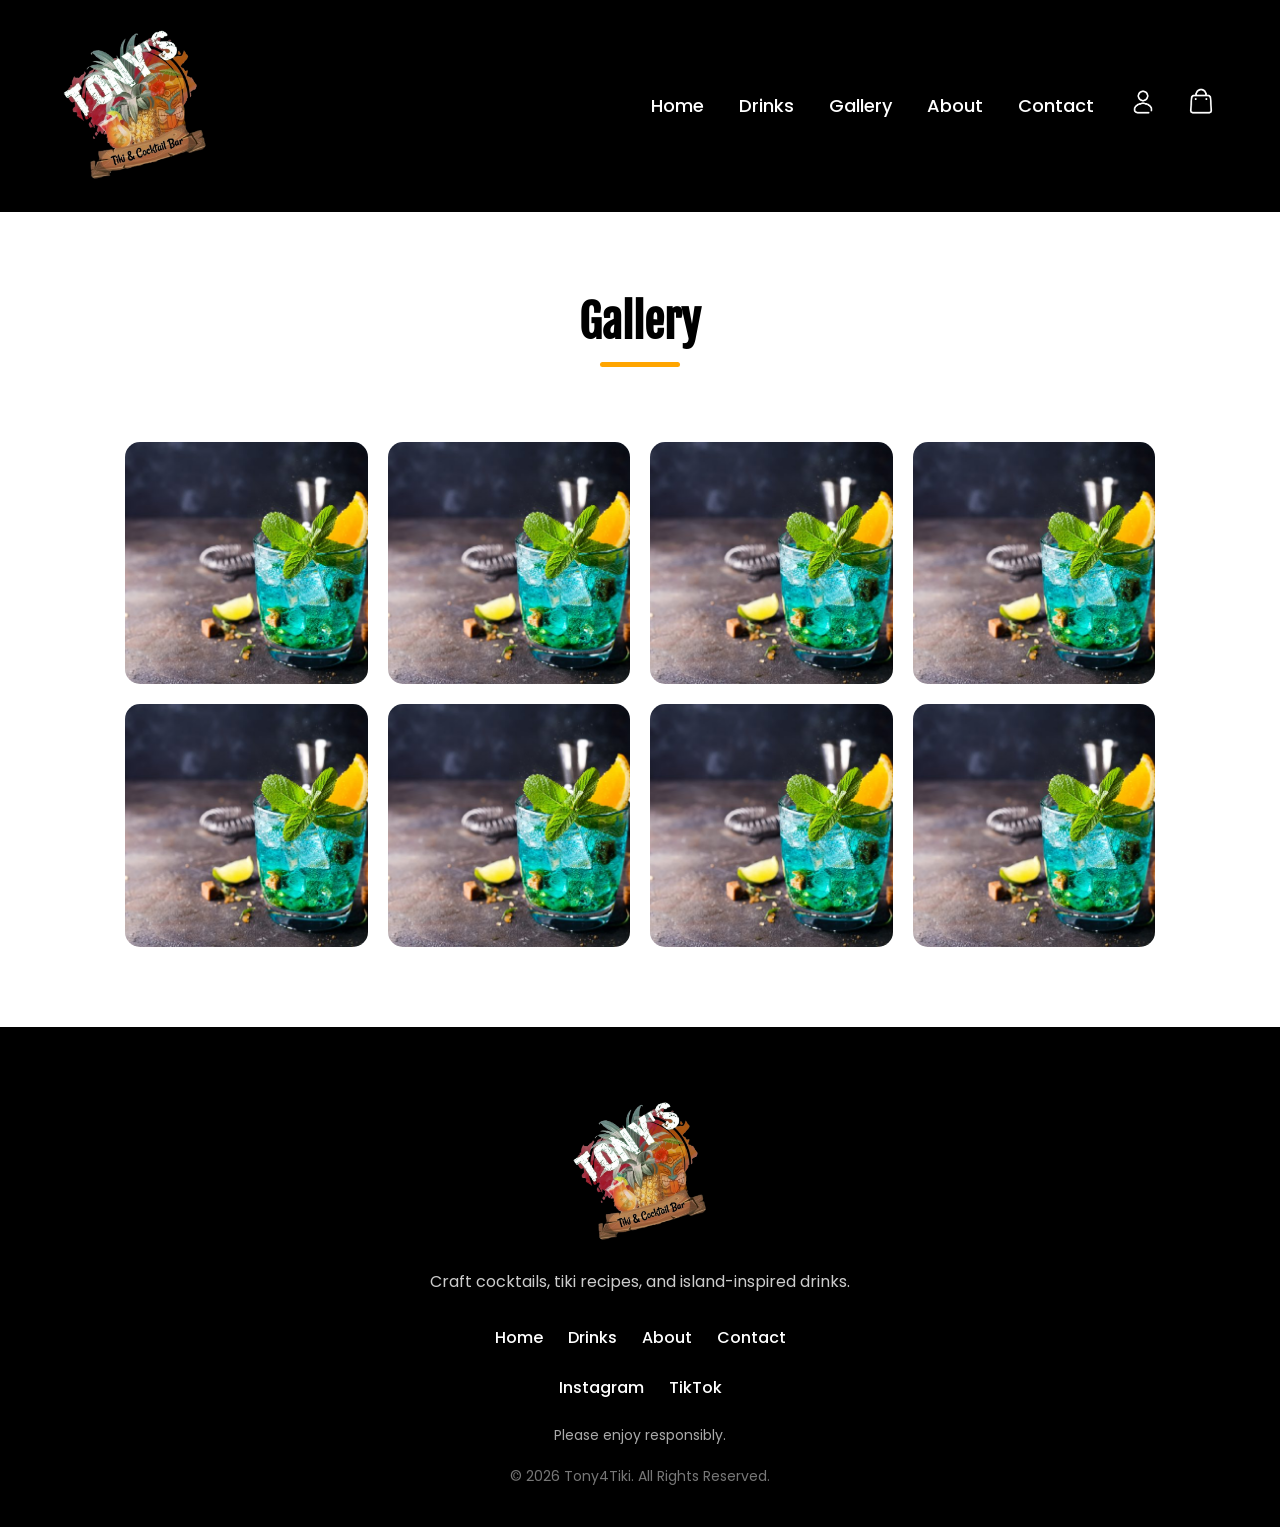
<file: gallery.html>
<!DOCTYPE html>
<html lang="en">
<head>
    <meta charset="UTF-8">
    <meta name="viewport" content="width=device-width, initial-scale=1.0">
    <title>Tony4Tiki | Our Gallery</title>
    <link rel="stylesheet" href="style.css">
</head>
<body>

    <!-- Header -->
    <header>
        <div class="container">
            <!-- Navigation Bar -->
            <div class="navbar">
                <div class="logo">
                    <a href="index.html"><img src="images/logo.png" width="150px"></a>
                </div>
                <nav>
                    <ul id="MenuItems">
                        <li><a href="index.html">Home</a></li>
                        <li><a href="drinks.html">Drinks</a></li>
                        <li><a href="gallery.html">Gallery</a></li>
                        <li><a href="about.html">About</a></li>
                        <li><a href="contact.html">Contact</a></li>
                    </ul>
                </nav>
                <div class="nav-icons">
                    <a href="account.html"><img src="images/profile_icon.png"></a>
                    <a href="cart.html"><img src="images/cart_icon.png"></a>
                    <img src="images/menu_icon.png" class="menu-icon" onclick="toggleMenu()">
                </div>
            </div>
        </div>
    </header>

    <main>
        <!-- Gallery -->
        <div class="gallery-page">
            <div class="small-container gallery-container">
                <h2 class="title">Gallery</h2>

                <div class="gallery-grid">
                    <div class="gallery-card">
                        <img src="images/gallery.jpg">
                    </div>

                    <div class="gallery-card">
                        <img src="images/gallery.jpg">
                    </div>

                    <div class="gallery-card">
                        <img src="images/gallery.jpg">
                    </div>

                    <div class="gallery-card">
                        <img src="images/gallery.jpg">
                    </div>

                    <div class="gallery-card">
                        <img src="images/gallery.jpg">
                    </div>

                    <div class="gallery-card">
                        <img src="images/gallery.jpg">
                    </div>
                    <div class="gallery-card">
                        <img src="images/gallery.jpg">
                    </div>

                    <div class="gallery-card">
                        <img src="images/gallery.jpg">
                    </div>
                </div>
            </div>
        </div>
    </main>

    <!-- Footer -->
    <footer>
        <div class="small-container">

            <div class="footer-logo">
                <img src="images/logo.png" alt="Tony4Tiki Logo">
            </div>

            <p class="footer-description">
                Craft cocktails, tiki recipes, and island-inspired drinks.
            </p>

            <div class="footer-links">
                <a href="index.html">Home</a>
                <a href="drinks.html">Drinks</a>
                <a href="about.html">About</a>
                <a href="contact.html">Contact</a>
            </div>

            <div class="footer-socials">
                <a href="https://www.instagram.com/tony4tiki">Instagram</a>
                <a href="https://www.tiktok.com/@tony4tiki">TikTok</a>
            </div>

            <p class="footer-responsibility">
                Please enjoy responsibly.
            </p>

            <p class="footer-copyright">
                © 2026 Tony4Tiki. All Rights Reserved.
            </p>

        </div>
    </footer>
</body>
</html>

<!-- JavaScript -->
<script src="script.js"></script>
</file>
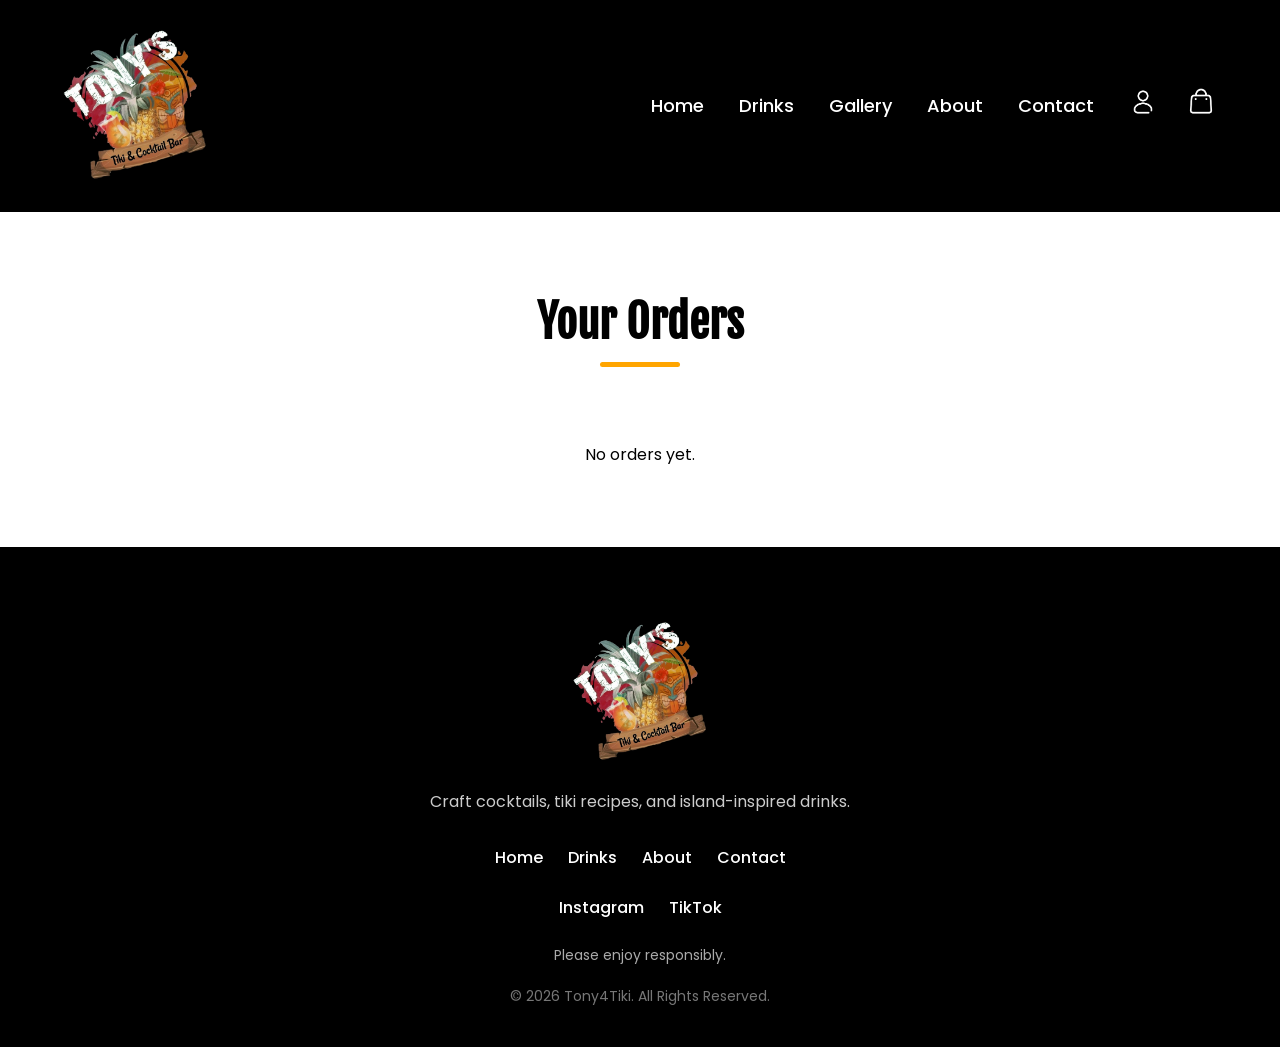
<file: orders.html>
<!DOCTYPE html>
<html lang="en">
<head>
    <meta charset="UTF-8">
    <meta name="viewport" content="width=device-width, initial-scale=1.0">
    <title>Tony4Tiki | Your Orders</title>
    <link rel="stylesheet" href="style.css">
</head>
<body>

    <!-- Header -->
    <header>
        <div class="container">
            <!-- Navigation Bar -->
            <div class="navbar">
                <div class="logo">
                    <a href="index.html"><img src="images/logo.png" width="150px"></a>
                </div>
                <nav>
                    <ul id="MenuItems">
                        <li><a href="index.html">Home</a></li>
                        <li><a href="drinks.html">Drinks</a></li>
                        <li><a href="gallery.html">Gallery</a></li>
                        <li><a href="about.html">About</a></li>
                        <li><a href="contact.html">Contact</a></li>
                    </ul>
                </nav>
                <div class="nav-icons">
                    <a href="account.html"><img src="images/profile_icon.png"></a>
                    <a href="cart.html"><img src="images/cart_icon.png"></a>
                    <img src="images/menu_icon.png" class="menu-icon" onclick="toggleMenu()">
                </div>
            </div>
        </div>
    </header>

    <main>
        <div class="orders-page">
            <div class="small-container">

                <h2 class="title">Your Orders</h2>

                <div id="ordersContainer"></div>

            </div>
        </div>
    </main>

    <!-- Footer -->
    <footer>
        <div class="small-container">

            <div class="footer-logo">
                <img src="images/logo.png" alt="Tony4Tiki Logo">
            </div>

            <p class="footer-description">
                Craft cocktails, tiki recipes, and island-inspired drinks.
            </p>

            <div class="footer-links">
                <a href="index.html">Home</a>
                <a href="drinks.html">Drinks</a>
                <a href="about.html">About</a>
                <a href="contact.html">Contact</a>
            </div>

            <div class="footer-socials">
                <a href="https://www.instagram.com/tony4tiki">Instagram</a>
                <a href="https://www.tiktok.com/@tony4tiki">TikTok</a>
            </div>

            <p class="footer-responsibility">
                Please enjoy responsibly.
            </p>

            <p class="footer-copyright">
                © 2026 Tony4Tiki. All Rights Reserved.
            </p>

        </div>
    </footer>
</body>
</html>

<!-- JavaScript -->
<script src="script.js"></script>
</file>
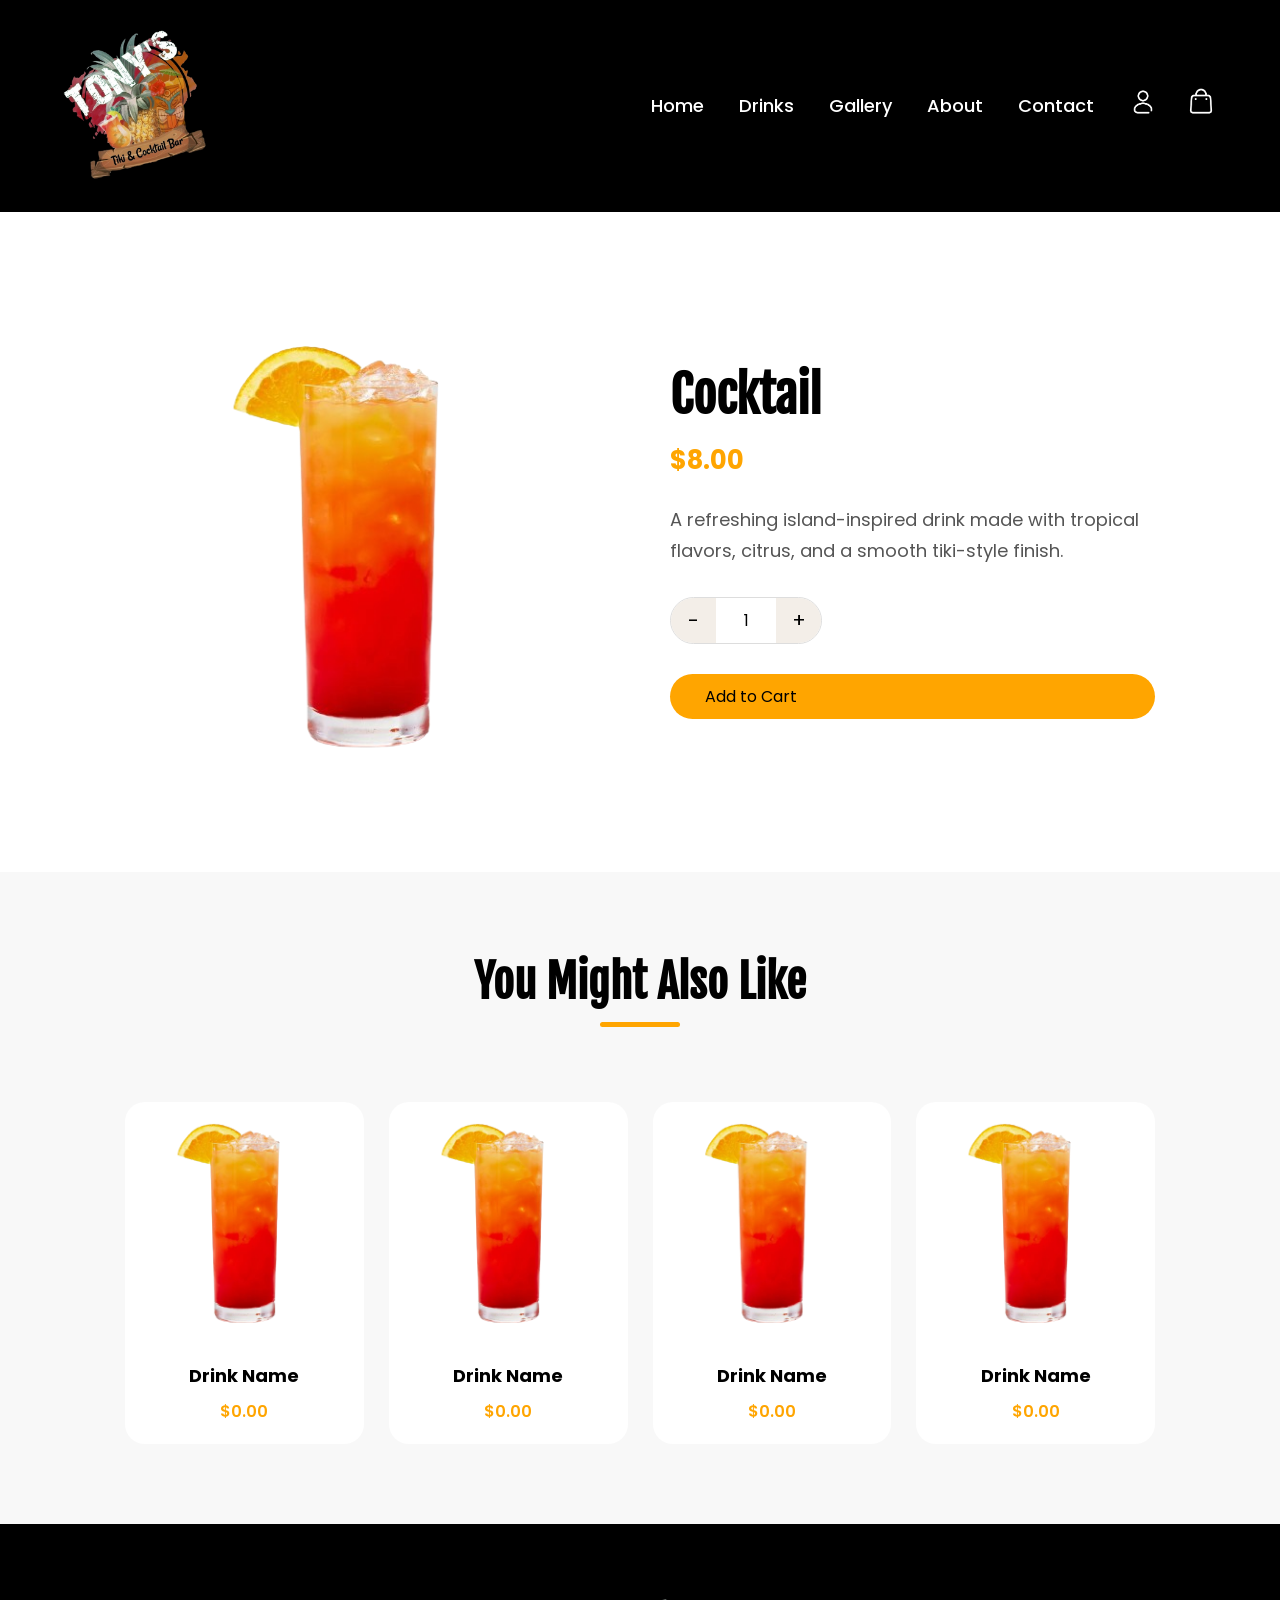
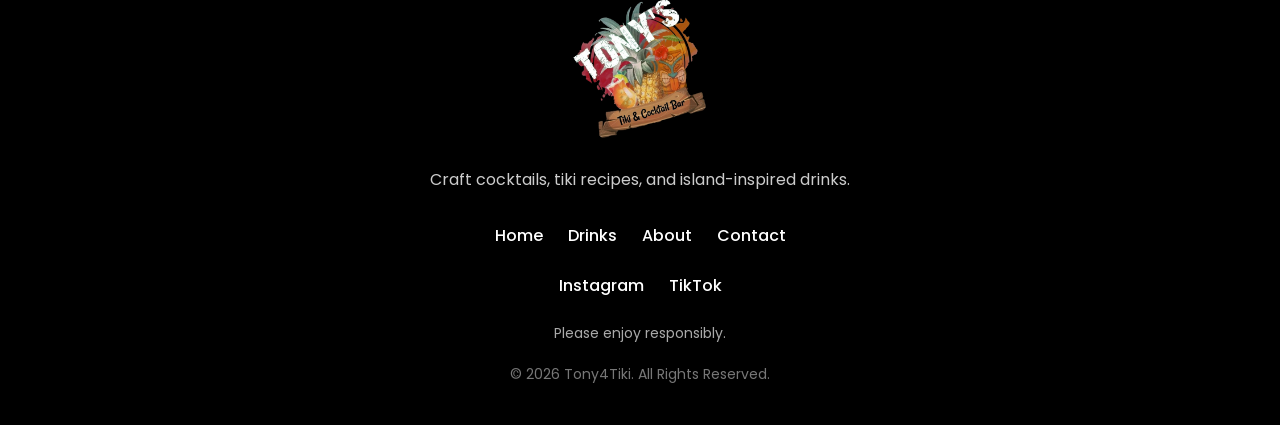
<file: singleproduct.html>
<!DOCTYPE html>
<html lang="en">
<head>
    <meta charset="UTF-8">
    <meta name="viewport" content="width=device-width, initial-scale=1.0">
    <title>Tony4Tiki | Our Drinks</title>
    <link rel="stylesheet" href="style.css">
</head>
<body>

    <!-- Header -->
    <header>
        <div class="container">
            <!-- Navigation Bar -->
            <div class="navbar">
                <div class="logo">
                    <a href="index.html"><img src="images/logo.png" width="150px"></a>
                </div>
                <nav>
                    <ul id="MenuItems">
                        <li><a href="index.html">Home</a></li>
                        <li><a href="drinks.html">Drinks</a></li>
                        <li><a href="gallery.html">Gallery</a></li>
                        <li><a href="about.html">About</a></li>
                        <li><a href="contact.html">Contact</a></li>
                    </ul>
                </nav>
                <div class="nav-icons">
                    <a href="account.html"><img src="images/profile_icon.png"></a>
                    <a href="cart.html"><img src="images/cart_icon.png"></a>
                    <img src="images/menu_icon.png" class="menu-icon" onclick="toggleMenu()">
                </div>
            </div>
        </div>
    </header>

    <main>
        <div class="single-product-page">
            <div class="small-container single-product-container">

                <div class="single-product-image">
                    <img src="images/drink.png" alt="Drink Name">
                </div>

                <div class="single-product-info">
                    <h1>Cocktail</h1>
                    <h3>$8.00</h3>

                    <p>
                        A refreshing island-inspired drink made with tropical flavors,
                        citrus, and a smooth tiki-style finish.
                    </p>

                    <div class="quantity-box">
                        <button onclick="decreaseQty()">-</button>
                        <input type="number" id="quantity" value="1" min="1">
                        <button onclick="increaseQty()">+</button>
                    </div>

                    <div class="btn add-cart-btn" onclick="addToCartAndGo()">
                        Add to Cart
                    </div>
                </div>

            </div>
        </div>

        <!-- Similar Drinks -->
        <div class="similar-drinks">
            <div class="small-container">

                <h2 class="title">You Might Also Like</h2>

                <div class="similar-grid">

                    <a href="singleproduct.html" class="similar-card">
                        <img src="images/drink.png">
                        <h4>Drink Name</h4>
                        <p>$0.00</p>
                    </a>

                    <a href="singleproduct.html" class="similar-card">
                        <img src="images/drink.png">
                        <h4>Drink Name</h4>
                        <p>$0.00</p>
                    </a>

                    <a href="singleproduct.html" class="similar-card">
                        <img src="images/drink.png">
                        <h4>Drink Name</h4>
                        <p>$0.00</p>
                    </a>

                    <a href="singleproduct.html" class="similar-card">
                        <img src="images/drink.png">
                        <h4>Drink Name</h4>
                        <p>$0.00</p>
                    </a>

                </div>

            </div>
        </div>
    </main>

    <!-- Footer -->
    <footer>
        <div class="small-container">

            <div class="footer-logo">
                <img src="images/logo.png" alt="Tony4Tiki Logo">
            </div>

            <p class="footer-description">
                Craft cocktails, tiki recipes, and island-inspired drinks.
            </p>

            <div class="footer-links">
                <a href="index.html">Home</a>
                <a href="drinks.html">Drinks</a>
                <a href="about.html">About</a>
                <a href="contact.html">Contact</a>
            </div>

            <div class="footer-socials">
                <a href="https://www.instagram.com/tony4tiki">Instagram</a>
                <a href="https://www.tiktok.com/@tony4tiki">TikTok</a>
            </div>

            <p class="footer-responsibility">
                Please enjoy responsibly.
            </p>

            <p class="footer-copyright">
                © 2026 Tony4Tiki. All Rights Reserved.
            </p>

        </div>
    </footer>
</body>
</html>

<!-- JavaScript -->
<script src="script.js"></script>
</file>
<file: style.css>
@import url('https://fonts.googleapis.com/css2?family=Poppins:wght@300;400;500;600;700&display=swap');
@import url('https://fonts.googleapis.com/css2?family=Fjalla+One&display=swap');

/* General */
* {
    margin: 0;
    padding: 0;
    box-sizing: border-box;
    font-family: 'Poppins', sans-serif;
}

body {
    background: black;
    color: white;
}

a {
    text-decoration: none;
    color: white;
}

h2 {
    font-family: 'Fjalla One', sans-serif;
    font-size: 45px;
    line-height: 1.2;
    margin-bottom: 25px;
}

/* Containers */
.container {
    max-width: 1500px;
    margin: auto;
}

.small-container {
    max-width: 1080px;
    margin: auto;
    padding-left: 25px;
    padding-right: 25px;
}

/* Titles */
.title {
    text-align: center;
    margin: 0 auto 80px;
    position: relative;
    line-height: 60px;
    padding-bottom: 10px;
}

.title::after {
    content: '';
    background: orange;
    width: 80px;
    height: 5px;
    border-radius: 5px;
    position: absolute;
    top: 100%;
    left: 50%;
    transform: translateX(-50%);
}

/* Buttons */
.btn {
    background: orange;
    padding: 10px 35px;
    border-radius: 30px;
    transition: .3s;
}

.btn:hover {
    background: rgb(169, 68, 4);
    transform: translateY(-3px);
}

.contact-btn {
    border: 2px solid white;
    padding: 8px 35px;
    border-radius: 30px;
    transition: .3s;
}

.contact-btn:hover {
    background: white;
    color: black;
    transform: translateY(-3px);
}

/* Header */
header {
    background: black;
    color: white;
}

/* Main */
main {
    background: white;
    color: black;
}

/* Navbar */
.navbar {
    display: flex;
    align-items: center;
    justify-content: space-between;
    padding: 25px 60px;
    position: relative;
    z-index: 1000;
}

.logo {
    flex: 1;
}

.logo img {
    width: 150px;
}

nav {
    flex: 0;
}

nav ul {
    display: flex;
    list-style: none;
    gap: 35px;
}

nav ul li a {
    font-size: 18px;
    font-weight: 500;
}

.nav-icons {
    display: flex;
    align-items: center;
    gap: 20px;
    margin-left: 30px;
}

.nav-icons img {
    width: 38px;
    height: 38px;
    cursor: pointer;
}

.menu-icon {
    display: none;
}

/* Hero */
.hero {
    display: flex;
    align-items: center;
    justify-content: space-between;
    gap: 50px;
    padding: 60px 80px;
    background: black;
    min-height: 75vh;
}

.hero h1 {
    font-family: 'Fjalla One', sans-serif;
}

.col-2 {
    flex: 1;
}

.hero-description {
    max-width: 650px;
}

.hero-description h1 {
    font-size: 50px;
    line-height: 1.2;
    margin-bottom: 25px;
}

.hero-description p {
    font-size: 18px;
    line-height: 1.7;
}

.hero-image {
    display: flex;
    justify-content: flex-end;
}

.hero-image img {
    width: 100%;
    max-width: 600px;
}

.hero-buttons {
    display: flex;
    gap: 12px;
    margin-top: 30px;
}

.hero-buttons a {
    white-space: nowrap;
}

/* About */
.about-section, .about-page {
    padding: 80px 0;
}

.about-container {
    display: flex;
    align-items: center;
    justify-content: center;
    gap: 70px;
}

.about-image {
    display: flex;
    justify-content: center;
    align-items: center;
}

.about-image img {
    width: 100%;
    max-width: 430px;
    aspect-ratio: 1 / 1;
    object-fit: cover;
    border-radius: 50%;
}

.about-description {
    max-width: 600px;
    text-align: center;
}

.about-description h2 {
    font-family: 'Fjalla One', sans-serif;
    font-size: 45px;
    line-height: 1.2;
    margin-bottom: 25px;
}

.about-description .title {
    padding-bottom: 10px;
}

.about-description p {
    font-size: 18px;
    line-height: 1.7;
}

.about-description .btn {
    display: inline-block;
    margin-top: 30px;
    width: 100%;
    text-align: center;
}

.about-page-content {
    display: flex;
    align-items: center;
    gap: 60px;
    margin-bottom: 60px;
}

.about-page-image {
    flex: 0 0 450px;
    display: flex;
    justify-content: center;
}

.about-page-image img {
    width: 100%;
    max-width: 450px;
    border-radius: 20px;
    display: block;
}

.about-page-text {
    flex: 1;
}

.about-page-text p {
    font-size: 18px;
    line-height: 1.8;
    margin-bottom: 20px;
}

.about-page-full {
    width: 100%;
}

.about-page-full p {
    font-size: 18px;
    line-height: 1.8;
    margin-bottom: 25px;
}

/* Contact Page */
.contact-page {
    padding: 80px 0;
    background: white;
    color: black;
}

.contact-page .title {
    color: black;
}

.contact-container {
    display: flex;
    align-items: flex-start;
    gap: 50px;
}

.contact-info {
    flex: 1;
}

.contact-info h3 {
    color: black;
    font-size: 32px;
    margin-bottom: 20px;
}

.contact-info p {
    color: #555;
    font-size: 18px;
    line-height: 1.7;
}

.contact-form {
    flex: 1.3;
    background: #f8f8f8;
    padding: 35px;
    border-radius: 20px;
}

.contact-form input,
.contact-form textarea {
    width: 100%;
    border: 1px solid #ddd;
    outline: none;
    padding: 14px 16px;
    border-radius: 12px;
    margin-bottom: 15px;
    font-size: 15px;
}

.contact-form textarea {
    min-height: 160px;
    resize: vertical;
}

.contact-submit {
    border: none;
    width: 100%;
    cursor: pointer;
    font-size: 16px;
}

/* Account Page */
.account-page {
    padding: 80px 0;
    background: white;
    color: black;
}

.account-page .title {
    color: black;
}

.account-box {
    max-width: 450px;
    margin: 0 auto;
    background: #f8f8f8;
    padding: 35px;
    border-radius: 20px;
}

.form-toggle {
    position: relative;
    display: flex;
    background: white;
    border-radius: 30px;
    padding: 5px;
    margin-bottom: 25px;
    overflow: hidden;
}

.toggle-slider {
    position: absolute;
    top: 5px;
    left: 5px;
    width: calc(50% - 5px);
    height: calc(100% - 10px);
    background: orange;
    border-radius: 30px;
    transition: .35s ease;
}

.form-toggle button {
    flex: 1;
    border: none;
    background: transparent;
    padding: 12px;
    border-radius: 30px;
    cursor: pointer;
    font-weight: 600;
    position: relative;
    z-index: 2;
    transition: .35s;
    color: black;
}

.form-toggle button.active {
    color: white;
}

.account-form {
    display: flex;
    flex-direction: column;
    gap: 15px;
}

.account-form input {
    width: 100%;
    border: 1px solid #ddd;
    outline: none;
    padding: 14px 16px;
    border-radius: 12px;
    font-size: 15px;
}

.account-btn {
    border: none;
    width: 100%;
    cursor: pointer;
    font-size: 16px;
    margin-top: 10px;
}

.hidden {
    display: none;
}

#accountMessage {
    color: black;
    text-align: center;
    margin-top: 20px;
    font-weight: 500;
}

/* Drinks */
.drinks-section {
    padding: 80px 0;
    background: rgb(34, 30, 30);
    color: white;
}

.drinks-page {
    padding: 80px 0;
    color: black;
}

.drinks-grid {
    display: grid;
    grid-template-columns: repeat(3, 1fr);
    gap: 40px;
}

.drink-card {
    text-align: center;
    padding: 20px;
    border-radius: 20px;
    transition: .3s;
}

.drink-card:hover {
    transform: translateY(-8px);
}

.drink-card img {
    width: 100%;
    max-width: 280px;
    aspect-ratio: 1 / 1;
    object-fit: contain;
    margin-bottom: 15px;
}

.drink-card h4 {
    font-size: 18px;
}

.drinks-page {
    padding: 80px 0;
    background: white;
    color: black;
}

.menu-accordion {
    max-width: 800px;
    margin: 0 auto;
}

.menu-category {
    border-bottom: 1px solid #ddd;
}

.menu-question {
    width: 100%;
    background: none;
    border: none;
    padding: 25px 0;
    font-size: 22px;
    font-weight: 600;
    color: black;
    display: flex;
    justify-content: space-between;
    align-items: center;
    cursor: pointer;
    text-align: left;
}

.menu-question span {
    font-size: 28px;
    transition: .3s;
}

.menu-category.active .menu-question span {
    transform: rotate(45deg);
}

.menu-items {
    max-height: 0;
    overflow: hidden;
    transition: max-height .4s ease;
}

.menu-category.active .menu-items {
    max-height: 5000px;
}

.menu-item a {
    display: flex;
    align-items: center;
    gap: 18px;
    text-decoration: none;
    color: inherit;
}

.menu-item {
    padding: 18px;
    border-radius: 15px;
    transition: .3s;
    cursor: pointer;
}

.menu-item:hover {
    background: #f7f7f7;
    transform: translateY(-2px);
}

.menu-item img {
    width: 90px;
    height: 90px;
    border-radius: 15px;
    object-fit: cover;
    flex-shrink: 0;
}

.menu-item-info {
    flex: 1;
}

.menu-item-top {
    display: flex;
    justify-content: space-between;
    gap: 15px;
}

.menu-item-top h4 {
    color: black;
    font-size: 18px;
}

.menu-item-top span {
    color: orange;
    font-weight: 700;
}

.menu-item-info p {
    color: #555;
    font-size: 15px;
    line-height: 1.5;
    margin-top: 5px;
}

.menu-item a {
    display: flex;
    align-items: center;
    gap: 18px;
    text-decoration: none;
    color: inherit;
}

/* Single Product */
.single-product-page {
    padding: 90px 0;
    background: white;
    color: black;
}

.single-product-container {
    display: flex;
    align-items: center;
    gap: 60px;
}

.single-product-image {
    flex: 1;
    display: flex;
    justify-content: center;
}

.single-product-image img {
    width: 100%;
    max-width: 480px;
    border-radius: 25px;
}

.single-product-info {
    flex: 1;
}

.single-product-info h1 {
    font-family: 'Fjalla One', sans-serif;
    font-size: 50px;
    color: black;
    margin-bottom: 15px;
}

.single-product-info h3 {
    color: orange;
    font-size: 26px;
    margin-bottom: 25px;
}

.single-product-info p {
    color: #555;
    font-size: 18px;
    line-height: 1.7;
    margin-bottom: 30px;
}

.quantity-box {
    display: flex;
    align-items: center;
    width: fit-content;
    border: 1px solid #ddd;
    border-radius: 30px;
    overflow: hidden;
    margin-bottom: 30px;
}

.quantity-box button {
    width: 45px;
    height: 45px;
    border: none;
    background: #f3eee8;
    font-size: 20px;
    cursor: pointer;
}

.quantity-box input {
    width: 60px;
    height: 45px;
    border: none;
    text-align: center;
    font-size: 16px;
    outline: none;
    appearance: textfield;
    -moz-appearance: textfield;
}

.quantity-box input::-webkit-outer-spin-button,
.quantity-box input::-webkit-inner-spin-button {
    -webkit-appearance: none;
    margin: 0;
}

.add-cart-btn {
    border: none;
    cursor: pointer;
    font-size: 16px;
}

/* Similar Drinks */

.similar-drinks {
    padding: 80px 0;
    background: #f8f8f8;
}

.similar-drinks .title {
    color: black;
}

.similar-grid {
    display: grid;
    grid-template-columns: repeat(4, 1fr);
    gap: 25px;
}

.similar-card {
    background: white;
    border-radius: 20px;
    overflow: hidden;
    text-align: center;
    transition: .3s;
    color: black;
}

.similar-card:hover {
    transform: translateY(-8px);
}

.similar-card img {
    width: 100%;
    aspect-ratio: 1 / 1;
    object-fit: cover;
}

.similar-card h4 {
    color: black;
    padding-top: 15px;
    font-size: 18px;
}

.similar-card p {
    color: orange;
    font-weight: 600;
    padding: 10px 0 20px;
}

/* Testimonials */
.testimonial-section {
    padding: 80px 0;
    background: white;
    color: black;
}

.testimonial-container {
    max-width: 1200px;
    margin: 0 auto;
}

.testimonial-section .title {
    color: black;
}

.testimonial-wrapper {
    display: flex;
    align-items: center;
    justify-content: center;
    gap: 25px;
}

.testimonial-viewport {
    width: 100%;
    overflow: hidden;
}

.testimonial-wheel {
    display: flex;
    gap: 25px;
    width: 100%;
    transition: transform 0.4s ease;
}

.testimonial-card {
    flex: 0 0 calc((100% - 50px) / 3);
    border-radius: 20px;
    padding: 35px 25px;
    text-align: center;
    box-sizing: border-box;
    overflow: hidden;
}

.testimonial-card img {
    display: block;
    width: 110px;
    height: 110px;
    object-fit: cover;
    border-radius: 50%;
    margin: 0 auto 18px;
}

.testimonial-card h4 {
    color: black;
    font-size: 18px;
    margin-bottom: 12px;
}

.testimonial-card p {
    color: #555;
    font-size: 15px;
    line-height: 1.6;
}

.testimonial-arrow {
    width: 48px;
    height: 48px;
    border: none;
    border-radius: 50%;
    background: #d9d9d9;
    color: black;
    font-size: 22px;
    cursor: pointer;
    flex-shrink: 0;
    transition: .3s;
}

.testimonial-arrow:hover {
    background: #bfbfbf;
}

/* Gallery */
.gallery-section {
    background: #f3eee8;
    padding: 80px 0;
}

.gallery-page {
    padding: 80px 0;
}

.gallery-page .gallery-grid {
    grid-template-columns: repeat(4, 1fr);
    gap: 20px;
}

.gallery-grid {
    display: grid;
    grid-template-columns: repeat(3, 1fr);
    gap: 15px;
    justify-items: center;
}

.gallery-card {
    width: 100%;
    text-align: center;
}

.gallery-card img {
    width: 100%;
    max-width: 300px;
    aspect-ratio: 1 / 1;
    object-fit: cover;
    border-radius: 15px;
    display: block;
    margin: 0 auto;
}

/* Cart Page */
.cart-page {
    padding: 80px 0;
}

.cart-container {
    display: flex;
    flex-direction: column;
    gap: 20px;
}

.cart-item {
    display: flex;
    align-items: center;
    gap: 25px;
    background: #f8f8f8;
    padding: 20px;
    border-radius: 20px;
}

.cart-item img {
    width: 110px;
    height: 110px;
    object-fit: cover;
    border-radius: 15px;
}

.cart-item-info {
    flex: 1;
}

.cart-item-info h4 {
    color: black;
    font-size: 20px;
    margin-bottom: 8px;
}

.cart-item-info p {
    color: #555;
    font-size: 15px;
}

.cart-item-price {
    color: orange;
    font-weight: 700;
    font-size: 18px;
}

.remove-btn {
    border: none;
    background: black;
    color: white;
    padding: 8px 18px;
    border-radius: 30px;
    cursor: pointer;
}

.cart-summary {
    margin-top: 35px;
    padding: 25px;
    background: #f3eee8;
    border-radius: 20px;
    text-align: right;
}

.cart-summary h3 {
    color: black;
    margin-bottom: 20px;
    font-size: 24px;
}

.cart-buttons {
    display: flex;
    gap: 12px;
    justify-content: flex-end;
    margin-top: 20px;
}

.continue-btn {
    display: inline-block;
    border: 2px solid orange;
    color: orange;
    padding: 10px 25px;
    border-radius: 30px;
    transition: .3s;
}

.continue-btn:hover {
    background: orange;
    color: white;
    transform: translateY(-3px);
}

.checkout-btn {
    margin: 0;
}

/* Checkout Page */
.checkout-page {
    padding: 80px 0;
}

.checkout-container {
    display: flex;
    gap: 40px;
    align-items: flex-start;
}

.checkout-form,
.checkout-summary {
    background: #f8f8f8;
    border-radius: 20px;
    padding: 30px;
}

.checkout-form {
    flex: 1.2;
}

.checkout-summary {
    flex: 0.8;
}

.checkout-form h3,
.checkout-summary h3 {
    color: black;
    font-size: 24px;
    margin-bottom: 25px;
}

.checkout-form input,
.checkout-form textarea {
    width: 100%;
    border: 1px solid #ddd;
    outline: none;
    padding: 14px 16px;
    border-radius: 12px;
    margin-bottom: 15px;
    font-size: 15px;
}

.checkout-form textarea {
    min-height: 130px;
    resize: vertical;
}

.checkout-submit {
    border: none;
    width: 100%;
    cursor: pointer;
    font-size: 16px;
    margin-top: 10px;
}

.checkout-item {
    display: flex;
    align-items: center;
    gap: 15px;
    margin-bottom: 18px;
    border-bottom: 1px solid #ddd;
    padding-bottom: 15px;
}

.checkout-item img {
    width: 70px;
    height: 70px;
    object-fit: cover;
    border-radius: 12px;
}

.checkout-item-info {
    flex: 1;
}

.checkout-item-info h4 {
    color: black;
    font-size: 16px;
}

.checkout-item-info p {
    color: #555;
    font-size: 14px;
}

.checkout-item-price {
    color: orange;
    font-weight: 700;
}

.checkout-total {
    display: flex;
    justify-content: space-between;
    align-items: center;
    color: black;
    font-size: 20px;
    margin-top: 25px;
}

/* Orders */
.orders-page {
    padding: 80px 0;
}

.order-card {
    background: #f8f8f8;
    border-radius: 20px;
    padding: 25px;
    margin-bottom: 25px;
}

.order-card h3 {
    color: black;
    margin-bottom: 15px;
}

.order-card p {
    color: #555;
    margin-bottom: 10px;
}

.order-item {
    display: flex;
    align-items: center;
    gap: 15px;
    margin-top: 15px;
}

.order-item img {
    width: 70px;
    height: 70px;
    object-fit: cover;
    border-radius: 12px;
}

.order-total {
    color: orange;
    font-weight: 700;
    margin-top: 20px;
}

/* Footer */
footer {
    background: black;
    color: white;
    text-align: center;
    padding: 70px 20px 40px;
}

.footer-logo img {
    width: 140px;
    margin-bottom: 20px;
}

.footer-description {
    max-width: 500px;
    margin: 0 auto 30px;
    color: #cccccc;
    line-height: 1.7;
}

.footer-links,
.footer-socials {
    display: flex;
    justify-content: center;
    gap: 25px;
    flex-wrap: nowrap;
    margin-bottom: 25px;
    align-items: center;
}

.footer-links a,
.footer-socials a {
    color: white;
    font-weight: 500;
    transition: .3s;
    white-space: nowrap;
}

.footer-links a:hover,
.footer-socials a:hover {
    color: orange;
}

.footer-responsibility {
    color: #aaaaaa;
    font-size: 14px;
    margin-bottom: 20px;
}

.footer-copyright {
    color: #777777;
    font-size: 14px;
}

/* Tablet */
@media (max-width: 1000px) {
    .navbar {
        padding: 25px 35px;
    }

    .logo img {
        width: 130px;
    }

    nav ul {
        gap: 25px;
    }

    .nav-icons {
        gap: 15px;
    }

    .hero {
        padding: 50px 40px;
        gap: 30px;
    }

    .hero-description h1 {
        font-size: 42px;
    }

    .hero-description p {
        font-size: 16px;
    }

    .hero-image img {
        max-width: 450px;
    }

    .about-page-content {
        flex-direction: column;
        gap: 40px;
    }

    .about-page-image {
        display: flex;
        flex: unset;
        justify-content: center;
    }

    .about-page-text {
        width: 100%;
        max-width: 750px;
        text-align: center;
    }

    .about-page-full {
        text-align: center;
    }

    .about-page-image img {
        max-width: 450px;
    }

    .gallery-page .gallery-grid {
        grid-template-columns: repeat(3, 1fr);
        gap: 15px;
    }

    .similar-grid {
        grid-template-columns: repeat(2, 1fr);
    }
}

/* Mobile Nav */
@media (max-width: 800px) {
    .menu-icon {
        display: block;
    }

    nav ul {
        position: fixed;
        top: 0;
        left: -260px;
        width: 250px;
        height: 100vh;
        background: orange;
        padding-top: 100px;
        display: block;
        text-align: left;
        transition: left .4s ease;
        z-index: 999;
    }

    nav ul.active {
        left: 0;
    }

    nav ul li {
        margin: 25px;
    }

    nav ul li a {
        color: white;
        font-size: 18px;
    }

    .about-page-image img {
        max-width: 300px;
    }

    .about-page-text p,
    .about-page-full p {
        font-size: 15px;
        line-height: 1.7;
    }

    .contact-container {
        flex-direction: column;
    }

    .contact-info,
    .contact-form {
        width: 100%;
    }

    .drinks-grid {
        grid-template-columns: repeat(2, 1fr);
        gap: 30px;
    }

    .single-product-container {
        flex-direction: column;
        text-align: center;
    }

    .single-product-info h1 {
        font-size: 38px;
    }

    .similar-grid {
        grid-template-columns: 1fr;
        gap: 20px;
    }

    .similar-card {
        max-width: 320px;
        margin: 0 auto;
    }

    .quantity-box {
        margin-left: auto;
        margin-right: auto;
    }

    .single-product-image img {
        max-width: 350px;
    }

    .testimonial-wrapper {
        gap: 12px;
    }

    .testimonial-viewport {
        width: 620px;
    }

    .testimonial-card {
        flex: 0 0 calc((100% - 25px) / 2);
    }

    .gallery-grid {
        grid-template-columns: repeat(2, 1fr);
    }

    .gallery-page .gallery-grid {
        grid-template-columns: repeat(2, 1fr);
        gap: 15px;
    }
    .checkout-container {
        flex-direction: column;
    }

    .checkout-form,
    .checkout-summary {
        width: 100%;
    }

    .checkout-summary {
        order: 1;
    }

    .checkout-form {
        order: 2;
    }
}

/* Phone */
@media (max-width: 600px) {
    .navbar {
        padding: 18px 22px;
    }

    .logo img {
        width: 115px;
    }

    .nav-icons {
        gap: 10px;
        margin-left: 0;
    }

    .nav-icons img {
        width: 30px;
        height: 30px;
    }

    .hero {
        flex-direction: column;
        text-align: center;
        padding: 20px;
        gap: 20px;
    }

    .hero-image {
        order: 1;
        justify-content: center;
    }

    .hero-description {
        order: 2;
        max-width: 100%;
        padding-bottom: 25px;
    }

    .hero-image img {
        max-width: 320px;
    }

    .hero-description h1 {
        font-size: 32px;
    }

    .hero-description p {
        font-size: 15px;
    }

    .hero-buttons {
        justify-content: center;
        flex-wrap: nowrap;
    }

    .hero-buttons a {
        font-size: 13px;
        padding-left: 15px;
        padding-right: 15px;
    }

    .about-container {
        flex-direction: column;
        gap: 30px;
    }

    .about-image {
        order: 1;
    }

    .about-description {
        order: 2;
        max-width: 100%;
    }

    .about-image img {
        max-width: 260px;
    }

    .about-description p {
        font-size: 15px;
    }

    .about-page-content {
        gap: 30px;
        text-align: center;
    }

    .about-page-image img {
        max-width: 300px;
    }

    .about-page-text p,
    .about-page-full p {
        font-size: 15px;
        line-height: 1.7;
        text-align: center;
    }

    .contact-page {
        padding: 60px 0;
    }

    .contact-form {
        padding: 25px 18px;
    }

    .contact-info {
        text-align: center;
    }

    .contact-info h3 {
        font-size: 26px;
    }

    .contact-info p {
        font-size: 15px;
    }

    .account-page {
        padding: 60px 0;
    }

    .account-box {
        padding: 25px 18px;
    }

    .drinks-grid {
        grid-template-columns: 1fr;
        gap: 25px;
    }

    .drink-card img {
        max-width: 300px;
    }

    .menu-item {
        align-items: flex-start;
        gap: 12px;
    }

    .menu-item img {
        width: 75px;
        height: 75px;
    }

    .menu-item-top h4 {
        font-size: 16px;
    }

    .menu-item-info p {
        font-size: 14px;
    }

    .testimonial-wrapper {
        position: relative;
        width: 100%;
        padding: 0 55px; 
        gap: 0;
    }

    .testimonial-viewport {
        width: 100%;
        overflow: hidden;
    }

    .testimonial-card {
        flex: 0 0 100%;
        padding: 30px 18px;
        box-sizing: border-box;
    }

    .testimonial-arrow {
        position: absolute;
        top: 50%;
        transform: translateY(-50%);
        width: 38px;
        height: 38px;
        font-size: 17px;
        z-index: 10;
    }

    .testimonial-arrow:first-child {
        left: 8px;
    }

    .testimonial-arrow:last-child {
        right: 8px;
    }

    .testimonial-card img {
        width: 90px;
        height: 90px;
        margin: 0 auto 18px;
    }

    .testimonial-card h4 {
        font-size: 17px;
    }

    .testimonial-card p {
        font-size: 14px;
        line-height: 1.6;
    }

    .gallery-grid, .gallery-page .gallery-grid {
        grid-template-columns: 1fr;
    }

    .gallery-card img {
        width: 100%;
        max-width: 320px;
    }

    .cart-item {
        flex-direction: column;
        text-align: center;
    }

    .cart-item img {
        width: 150px;
        height: 150px;
    }

    .cart-summary {
        text-align: center;
    }

    .cart-buttons {
        flex-direction: column;
        width: 100%;
    }

    .continue-btn,
    .checkout-btn {
        width: 100%;
        text-align: center;
    }

    .checkout-page {
        padding: 60px 0;
    }

    .checkout-form,
    .checkout-summary {
        padding: 24px 18px;
    }

    .checkout-item img {
        width: 60px;
        height: 60px;
    }

    .footer-links, .footer-socials {
        gap: 12px;
    }

    .footer-links a, .footer-socials a {
        font-size: 13px;
    }
}
</file>
